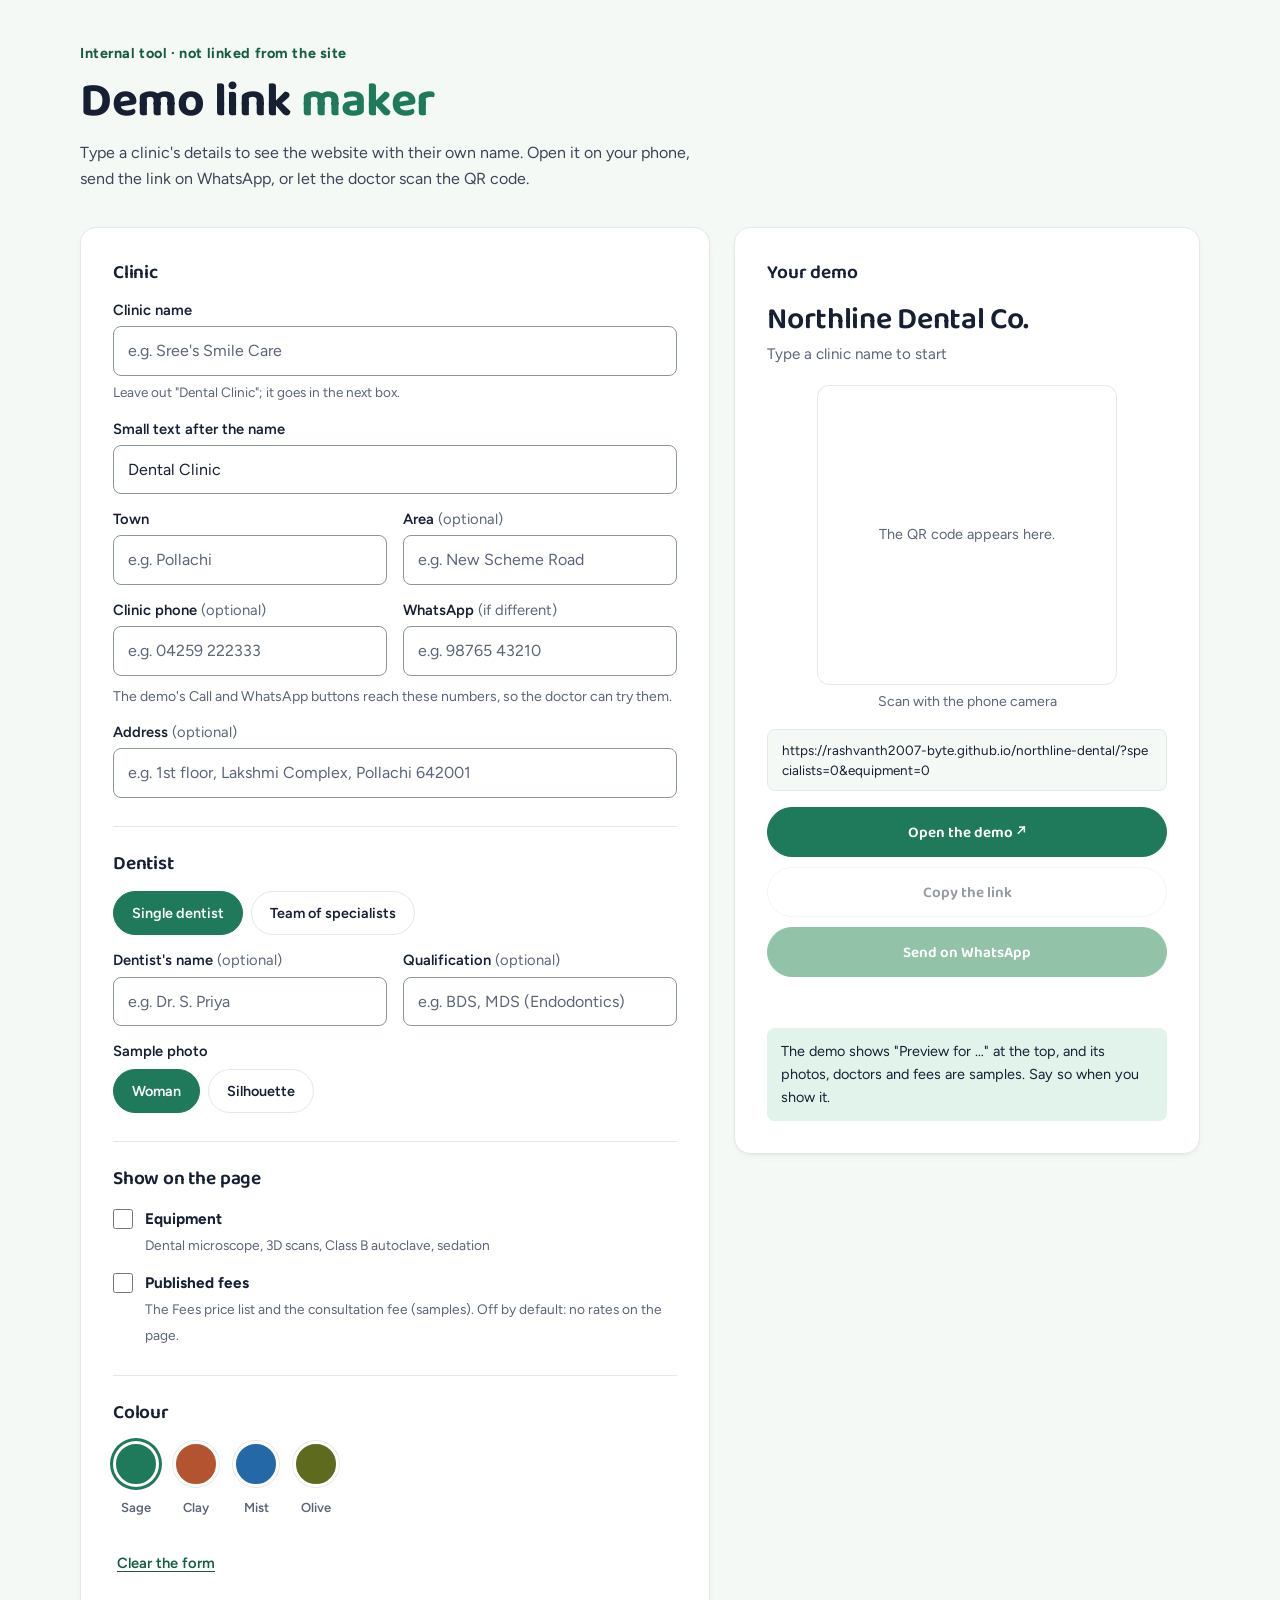
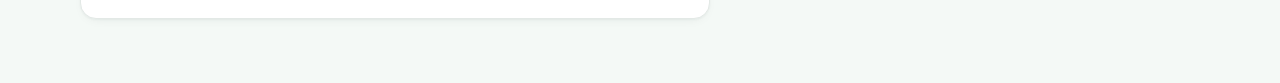
<file: demo.html>
<!DOCTYPE html>
<html lang="en-IN">
<head>
  <meta charset="UTF-8">
  <meta name="viewport" content="width=device-width, initial-scale=1, viewport-fit=cover">
  <link rel="icon" href="data:image/svg+xml,%3Csvg%20xmlns='http://www.w3.org/2000/svg'%20viewBox='0%200%2032%2032'%3E%3Ccircle%20cx='16'%20cy='16'%20r='16'%20fill='%231F7A5C'/%3E%3Cpath%20d='M9%2024V8h3.200l7.600%2010.600V8H23v16h-3.200L12.200%2013.400V24z'%20fill='%23FFFFFF'/%3E%3C/svg%3E">
  <title>Demo Link Maker</title>
  <!-- A tool for you, not for patients: makes links that show the template with a prospective
       client's own clinic name (see js/demo.js). Not linked from the site. -->
  <meta name="robots" content="noindex">
  <link rel="preconnect" href="https://fonts.googleapis.com">
  <link rel="preconnect" href="https://fonts.gstatic.com" crossorigin>
  <link href="https://fonts.googleapis.com/css2?family=Baloo+Thambi+2:wght@500..800&amp;family=Figtree:wght@400..700&amp;display=swap" rel="stylesheet">
  <style>
    :root {
      --bg: #FFFFFF; --bg-soft: #F4F9F6; --ink: #172033; --text: #3D4656; --muted: #5C6577; --line: #E3E9E6; --line-strong: #8A9993;
      --brand: #1F7A5C; --brand-deep: #165C45; --brand-tint: #E2F3EB; --error: #B3261E;
      --wa: #1A9E50; --wa-deep: #0E7A3E;
      --r-sm: 8px; --r-md: 12px; --r-lg: 16px;
      --shadow-1: 0 1px 2px rgba(30,43,39,.04), 0 4px 14px -8px rgba(30,43,39,.14);
      --head: "Baloo Thambi 2", "Figtree", "Segoe UI", system-ui, sans-serif;
      --body: "Figtree", "Segoe UI", system-ui, sans-serif;
    }
    * { box-sizing: border-box; }
    html { -webkit-text-size-adjust: 100%; background: var(--bg-soft); }
    body { margin: 0; background: var(--bg-soft); color: var(--text); font: 400 16px/1.6 var(--body); }
    h1, h2, p { margin: 0; }
    .wrap { max-width: 1200px; margin: 0 auto; padding: 32px clamp(16px, 4vw, 40px) 64px; }
    .top { padding-bottom: 8px; }
    .top__meta { font: 700 .9rem/1.3 var(--body); letter-spacing: .04em; color: var(--brand-deep); margin-bottom: 10px; }
    .top h1 { font: 700 clamp(2rem, 4.6vw, 3rem)/1.15 var(--head); letter-spacing: -.01em; color: var(--ink); }
    .top h1 em { font-style: normal; color: var(--brand); }
    .top p { margin-top: 12px; max-width: 62ch; }
    .grid { display: grid; grid-template-columns: minmax(0, 1.15fr) minmax(0, .85fr); gap: 24px; margin-top: 28px; align-items: start; }
    .card { background: var(--bg); padding: clamp(20px, 3vw, 32px); border-radius: var(--r-lg); box-shadow: var(--shadow-1); border: 1px solid var(--line); }
    .card h2 { font: 600 1.2rem/1.3 var(--head); letter-spacing: -.01em; color: var(--ink); margin: 0 0 16px; }
    .card h2:not(:first-child) { margin-top: 28px; padding-top: 24px; border-top: 1px solid var(--line); }
    .row { display: grid; grid-template-columns: 1fr 1fr; gap: 0 16px; }
    label.f { display: block; margin-bottom: 16px; }
    label.f span { display: block; font: 600 .92rem/1.3 var(--body); color: var(--ink); margin-bottom: 6px; }
    label.f span i { font-style: normal; font-weight: 400; color: var(--muted); }
    label.f small { display: block; font-size: .85rem; color: var(--muted); margin-top: 6px; }
    .note { font: 400 .88rem/1.5 var(--body); color: var(--muted); margin: -6px 0 16px; }
    .note.is-warn { color: var(--error); font-weight: 600; }
    input[type=text], input[type=tel] { width: 100%; min-height: 48px; padding: 11px 14px; border: 1.5px solid var(--line-strong); border-radius: var(--r-sm); font: inherit; color: var(--ink); background: #fff; transition: border-color .2s, box-shadow .2s; }
    input[type=text]::placeholder, input[type=tel]::placeholder { color: var(--muted); }
    input[type=text]:hover, input[type=tel]:hover { border-color: var(--muted); }
    input[type=text]:focus, input[type=tel]:focus { outline: none; border-color: var(--brand); box-shadow: 0 0 0 4px var(--brand-tint); }
    .seg { display: flex; flex-wrap: wrap; gap: 8px; margin-bottom: 16px; }
    .seg label { position: relative; margin: 0; }
    .seg input { position: absolute; opacity: 0; inset: 0; margin: 0; cursor: pointer; }
    .seg span { display: inline-flex; align-items: center; min-height: 44px; padding: 0 18px; border: 1.5px solid var(--line); border-radius: 999px; font: 600 .9rem/1 var(--body); color: var(--ink); background: #fff; transition: background-color .2s, border-color .2s, color .2s; }
    .seg label:hover span { border-color: var(--brand); }
    .seg input:checked + span { background: var(--brand); border-color: var(--brand); color: #fff; }
    .seg input:focus-visible + span { outline: 3px solid var(--brand); outline-offset: 3px; position: relative; z-index: 1; }
    .seg--sw { gap: 14px; }
    .sw span { width: 46px; height: 46px; padding: 0; border-radius: 50%; background: var(--c); border: 3px solid #fff; box-shadow: 0 0 0 1px var(--line); }
    .seg .sw input:checked + span { background: var(--c); border-color: #fff; box-shadow: 0 0 0 3px var(--c); }
    .sw small { display: block; margin-top: 6px; font: 600 .8125rem/1 var(--body); color: var(--muted); text-align: center; }
    .check { display: flex; gap: 12px; align-items: flex-start; margin-bottom: 14px; cursor: pointer; }
    .check input { width: 20px; height: 20px; margin: 2px 0 0; accent-color: var(--brand); flex: none; }
    .check b { display: block; color: var(--ink); font-size: .96rem; font-weight: 700; }
    .check small { color: var(--muted); font-size: .86rem; }
    .label { font: 600 .92rem/1.3 var(--body); color: var(--ink); margin-bottom: 8px; }
    .out { position: sticky; top: 16px; }
    .out__name { font: 600 clamp(1.4rem, 3vw, 1.9rem)/1.2 var(--head); letter-spacing: -.01em; color: var(--ink); overflow-wrap: anywhere; }
    .out__place { font: 400 .95rem/1.4 var(--body); color: var(--muted); margin-top: 6px; }
    .qr { margin: 20px auto 8px; width: min(300px, 100%); aspect-ratio: 1; display: grid; place-items: center; background: #fff; border: 1px solid var(--line); border-radius: var(--r-md); padding: 12px; }
    .qr svg { width: 100%; height: auto; display: block; }
    .qr p { font: 400 .9rem/1.5 var(--body); color: var(--muted); text-align: center; padding: 12px; }
    .hint { text-align: center; font: 400 .88rem/1.3 var(--body); color: var(--muted); }
    .link { margin-top: 18px; padding: 10px 14px; background: var(--bg-soft); border: 1px solid var(--line); border-radius: var(--r-sm); color: var(--ink); font: 400 .84rem/1.5 var(--body); word-break: break-all; max-height: 6em; overflow: auto; }
    .btns { display: grid; gap: 10px; margin-top: 16px; }
    .btn { display: flex; align-items: center; justify-content: center; gap: 8px; min-height: 50px; padding: 0 20px; border: 1.5px solid var(--line); border-radius: 999px; background: #fff; color: var(--ink); font: 600 .95rem/1 var(--head); text-decoration: none; cursor: pointer; transition: background-color .2s, border-color .2s, color .2s; }
    .btn:hover { border-color: var(--brand); color: var(--brand-deep); background: var(--brand-tint); }
    .btn--accent { background: var(--brand); border-color: var(--brand); color: #fff; }
    .btn--accent:hover { background: var(--brand-deep); border-color: var(--brand-deep); color: #fff; }
    .btn--wa { background: var(--wa-deep); border-color: var(--wa-deep); color: #fff; }
    .btn--wa:hover { background: #0A6332; border-color: #0A6332; color: #fff; }
    .btn[aria-disabled=true] { opacity: .45; pointer-events: none; }
    .btn:focus-visible, .clear:focus-visible { outline: 3px solid var(--brand); outline-offset: 3px; }
    .status { min-height: 1.4em; margin-top: 10px; text-align: center; font: 600 .92rem/1.4 var(--body); color: var(--brand-deep); }
    .clear { margin-top: 12px; min-height: 44px; background: none; border: 0; border-radius: 999px; padding: 8px 4px; font: 600 .92rem/1 var(--body); color: var(--brand-deep); text-decoration: underline; text-underline-offset: 3px; cursor: pointer; }
    .tip { margin-top: 20px; padding: 12px 14px; background: var(--brand-tint); border-radius: var(--r-sm); font-size: .9rem; color: var(--ink); }
    @media (max-width: 860px) {
      .grid { grid-template-columns: 1fr; }
      .out { position: static; }
    }
    @media (max-width: 460px) {
      .row { grid-template-columns: 1fr; }
      .card { padding: 20px 16px; border-radius: var(--r-md); }
    }
    @media (prefers-reduced-motion: reduce) { * { transition: none !important; } }
  </style>
</head>
<body>
<div class="wrap">
  <header class="top">
    <p class="top__meta">Internal tool · not linked from the site</p>
    <h1>Demo link <em>maker</em></h1>
    <p>Type a clinic's details to see the website with their own name. Open it on your phone, send the link on WhatsApp, or let the doctor scan the QR code.</p>
  </header>

  <div class="grid">
    <form class="card" id="f" autocomplete="off">
      <h2>Clinic</h2>
      <label class="f"><span>Clinic name</span>
        <input type="text" name="name" placeholder="e.g. Sree's Smile Care" required>
        <small>Leave out "Dental Clinic"; it goes in the next box.</small>
      </label>
      <label class="f"><span>Small text after the name</span>
        <input type="text" name="sub" value="Dental Clinic">
      </label>
      <div class="row">
        <label class="f"><span>Town</span><input type="text" name="town" placeholder="e.g. Pollachi"></label>
        <label class="f"><span>Area <i>(optional)</i></span><input type="text" name="area" placeholder="e.g. New Scheme Road"></label>
      </div>
      <div class="row">
        <label class="f"><span>Clinic phone <i>(optional)</i></span>
          <input type="tel" name="phone" inputmode="tel" placeholder="e.g. 04259 222333">
        </label>
        <label class="f"><span>WhatsApp <i>(if different)</i></span>
          <input type="tel" name="wa" inputmode="tel" placeholder="e.g. 98765 43210">
        </label>
      </div>
      <p class="note" id="phone-note">The demo's Call and WhatsApp buttons reach these numbers, so the doctor can try them.</p>
      <label class="f"><span>Address <i>(optional)</i></span>
        <input type="text" name="address" placeholder="e.g. 1st floor, Lakshmi Complex, Pollachi 642001">
      </label>

      <h2>Dentist</h2>
      <div class="seg" role="radiogroup" aria-label="Clinic type">
        <label><input type="radio" name="team" value="single" checked><span>Single dentist</span></label>
        <label><input type="radio" name="team" value="team"><span>Team of specialists</span></label>
      </div>
      <div class="row">
        <label class="f"><span>Dentist's name <i>(optional)</i></span><input type="text" name="doctor" placeholder="e.g. Dr. S. Priya"></label>
        <label class="f"><span>Qualification <i>(optional)</i></span><input type="text" name="qual" placeholder="e.g. BDS, MDS (Endodontics)"></label>
      </div>
      <div id="photo-row">
        <p class="label">Sample photo</p>
        <div class="seg" role="radiogroup" aria-label="Sample photo">
          <label><input type="radio" name="photo" value="woman" checked><span>Woman</span></label>
          <label><input type="radio" name="photo" value="silhouette"><span>Silhouette</span></label>
        </div>
      </div>

      <h2>Show on the page</h2>
      <label class="check"><input type="checkbox" name="equipment"><span><b>Equipment</b><small>Dental microscope, 3D scans, Class B autoclave, sedation</small></span></label>
      <label class="check"><input type="checkbox" name="prices"><span><b>Published fees</b><small>The Fees price list and the consultation fee (samples). Off by default: no rates on the page.</small></span></label>

      <h2>Colour</h2>
      <div class="seg seg--sw" role="radiogroup" aria-label="Colour">
        <label class="sw"><input type="radio" name="theme" value="sage" checked aria-label="Sage"><span style="--c:#1F7A5C"></span><small>Sage</small></label>
        <label class="sw"><input type="radio" name="theme" value="clay" aria-label="Clay"><span style="--c:#B4532F"></span><small>Clay</small></label>
        <label class="sw"><input type="radio" name="theme" value="mist" aria-label="Mist"><span style="--c:#2468A8"></span><small>Mist</small></label>
        <label class="sw"><input type="radio" name="theme" value="olive" aria-label="Olive"><span style="--c:#5E6B1F"></span><small>Olive</small></label>
      </div>
      <button type="reset" class="clear">Clear the form</button>
    </form>

    <aside class="card out" aria-live="polite">
      <h2>Your demo</h2>
      <p class="out__name" id="o-name">Northline Dental Co.</p>
      <p class="out__place" id="o-place">Type a clinic name to start</p>
      <div class="qr" id="qr"><p>The QR code appears here.</p></div>
      <p class="hint">Scan with the phone camera</p>
      <p class="link" id="o-link"></p>
      <div class="btns">
        <a class="btn btn--accent" id="b-open" target="_blank" rel="noopener">Open the demo &nearr;</a>
        <button type="button" class="btn" id="b-copy">Copy the link</button>
        <a class="btn btn--wa" id="b-wa" target="_blank" rel="noopener">Send on WhatsApp</a>
      </div>
      <p class="status" id="o-status" role="status"></p>
      <p class="tip">The demo shows "Preview for …" at the top, and its photos, doctors and fees are samples. Say so when you show it.</p>
    </aside>
  </div>
</div>

<script src="js/vendor/qrcode-generator.min.js"></script>
<script>
(function () {
  'use strict';
  var form = document.getElementById('f');
  var $ = function (id) { return document.getElementById(id); };
  // The link must open on the doctor's phone, so when this page is opened from your own computer
  // (a file, localhost or a home-network address) it points at the live site instead.
  // EDIT: change LIVE_SITE if the template moves to another address.
  var LIVE_SITE = 'https://rashvanth2007-byte.github.io/northline-dental/';
  var host = window.location.hostname;
  var isLocal = window.location.protocol === 'file:' || !host ||
    /^(localhost|127\.|0\.0\.0\.0|10\.|192\.168\.|172\.(1[6-9]|2\d|3[01])\.|\[::1\]$)/.test(host) || /\.(local|localhost|test)$/.test(host);
  var base = isLocal ? LIVE_SITE : new URL('./', window.location.href).href; // the site's home page, next to this file
  var DEFAULT_THEME = 'sage';

  function val(name) { return (form.elements[name].value || '').replace(/\s+/g, ' ').trim(); }

  function build() {
    var p = new URLSearchParams();
    var name = val('name');
    var single = form.elements.team.value === 'single';
    var sub = val('sub');
    // the demo drops a trailing "Dental Clinic" from the name when it's also the small text (js/demo.js)
    var at = sub ? name.toLowerCase().lastIndexOf(sub.toLowerCase()) : -1;
    var shown = at > 0 && at + sub.length === name.length ? name.slice(0, at).replace(/[\s,–-]+$/, '') : name;
    if (name) p.set('name', name);
    if (sub !== 'Dental Clinic') p.set('sub', sub);
    ['town', 'area', 'phone', 'wa', 'address', 'doctor', 'qual'].forEach(function (k) { if (val(k)) p.set(k, val(k)); });
    if (single) p.set('specialists', '0');
    if (single && form.elements.photo.value === 'silhouette') p.set('photo', 'silhouette');
    if (!form.elements.equipment.checked) p.set('equipment', '0');
    if (form.elements.prices.checked) p.set('prices', '1'); // fees are off unless asked for
    if (form.elements.theme.value !== DEFAULT_THEME) p.set('theme', form.elements.theme.value);
    return { name: name, full: name ? (sub && shown.toLowerCase().indexOf(sub.toLowerCase()) < 0 ? shown + ' ' + sub : shown) : '', url: base + (p.toString() ? '?' + p.toString() : '') };
  }

  // a number's 10 digits ("" if it isn't an Indian number), as js/demo.js reads it
  function tenDigits(value) {
    var d = value.replace(/\D/g, '');
    if (d.length === 12 && d.indexOf('91') === 0) d = d.slice(2);
    else if (d.length === 11 && d.charAt(0) === '0') d = d.slice(1);
    return /^[1-9]\d{9}$/.test(d) ? d : '';
  }
  function isMobile(d) { return /^[6-9]/.test(d); }
  function waNumber() {
    var wa = tenDigits(val('wa'));
    if (!isMobile(wa)) wa = tenDigits(val('phone'));
    return isMobile(wa) ? '91' + wa : '';
  }

  function phoneNote() {
    var note = $('phone-note');
    var bad = ['phone', 'wa'].filter(function (k) { return val(k) && !tenDigits(val(k)); });
    var warning = '';
    if (bad.length) warning = 'Check the ' + (bad[0] === 'wa' ? 'WhatsApp' : 'phone') + ' number: it needs 10 digits, with or without 0 or +91.';
    else if (val('wa') && !isMobile(tenDigits(val('wa')))) warning = 'WhatsApp needs a mobile number (starting 6, 7, 8 or 9).';
    else if (!val('phone') && !val('wa')) warning = !val('name') ? '' : 'Without a number, the demo\'s Call and WhatsApp buttons use the sample number.';
    else if (!waNumber()) warning = 'This looks like a landline. Add a mobile under WhatsApp, or the demo\'s WhatsApp buttons use the sample number.';
    note.textContent = warning || 'The demo\'s Call and WhatsApp buttons reach these numbers, so the doctor can try them.';
    note.classList.toggle('is-warn', !!warning);
  }

  function drawQR(text) {
    var box = $('qr');
    if (!window.qrcode) { box.innerHTML = '<p>The QR code could not load. Copy the link instead.</p>'; return; }
    try {
      var qr = window.qrcode(0, 'M');
      qr.addData(text);
      qr.make();
      box.innerHTML = qr.createSvgTag(4, 8); // 2-module margin + the box padding = a clear quiet zone
      var svg = box.querySelector('svg');
      if (svg) { svg.setAttribute('role', 'img'); svg.setAttribute('aria-label', 'QR code for the demo link'); }
    } catch (e) {
      box.innerHTML = '<p>This link is too long for a QR code. Shorten the address.</p>';
    }
  }

  function update() {
    var d = build();
    var ready = !!d.name;
    $('photo-row').hidden = form.elements.team.value !== 'single';
    phoneNote();
    $('o-name').textContent = d.full || 'Northline Dental Co.';
    $('o-place').textContent = ready ? ([val('area'), val('town')].filter(Boolean).join(', ') || 'Add the town') : 'Type a clinic name to start';
    $('o-link').textContent = d.url;
    $('b-open').href = d.url;
    var message = 'Hello Doctor, I have made a free sample website for ' + (d.full || 'your clinic') + '. Please have a look on your phone:\n' + d.url;
    $('b-wa').href = 'https://wa.me/' + waNumber() + '?text=' + encodeURIComponent(message);
    ['b-wa', 'b-copy'].forEach(function (id) { $(id).setAttribute('aria-disabled', String(!ready)); });
    if (ready) drawQR(d.url);
    else $('qr').innerHTML = '<p>The QR code appears here.</p>';
    $('o-status').textContent = '';
  }

  $('b-copy').addEventListener('click', function () {
    var url = build().url;
    var done = function () { $('o-status').textContent = 'Link copied.'; };
    if (navigator.clipboard && window.isSecureContext) navigator.clipboard.writeText(url).then(done, fallback);
    else fallback();
    function fallback() {
      var t = document.createElement('textarea');
      t.value = url; document.body.appendChild(t); t.select();
      try { document.execCommand('copy'); done(); } catch (e) { $('o-status').textContent = 'Press and hold the link above to copy it.'; }
      t.remove();
    }
  });

  form.addEventListener('input', update);
  form.addEventListener('change', update);
  form.addEventListener('reset', function () { setTimeout(update, 0); });
  form.addEventListener('submit', function (e) { e.preventDefault(); });
  update();
})();
</script>
</body>
</html>
</file>
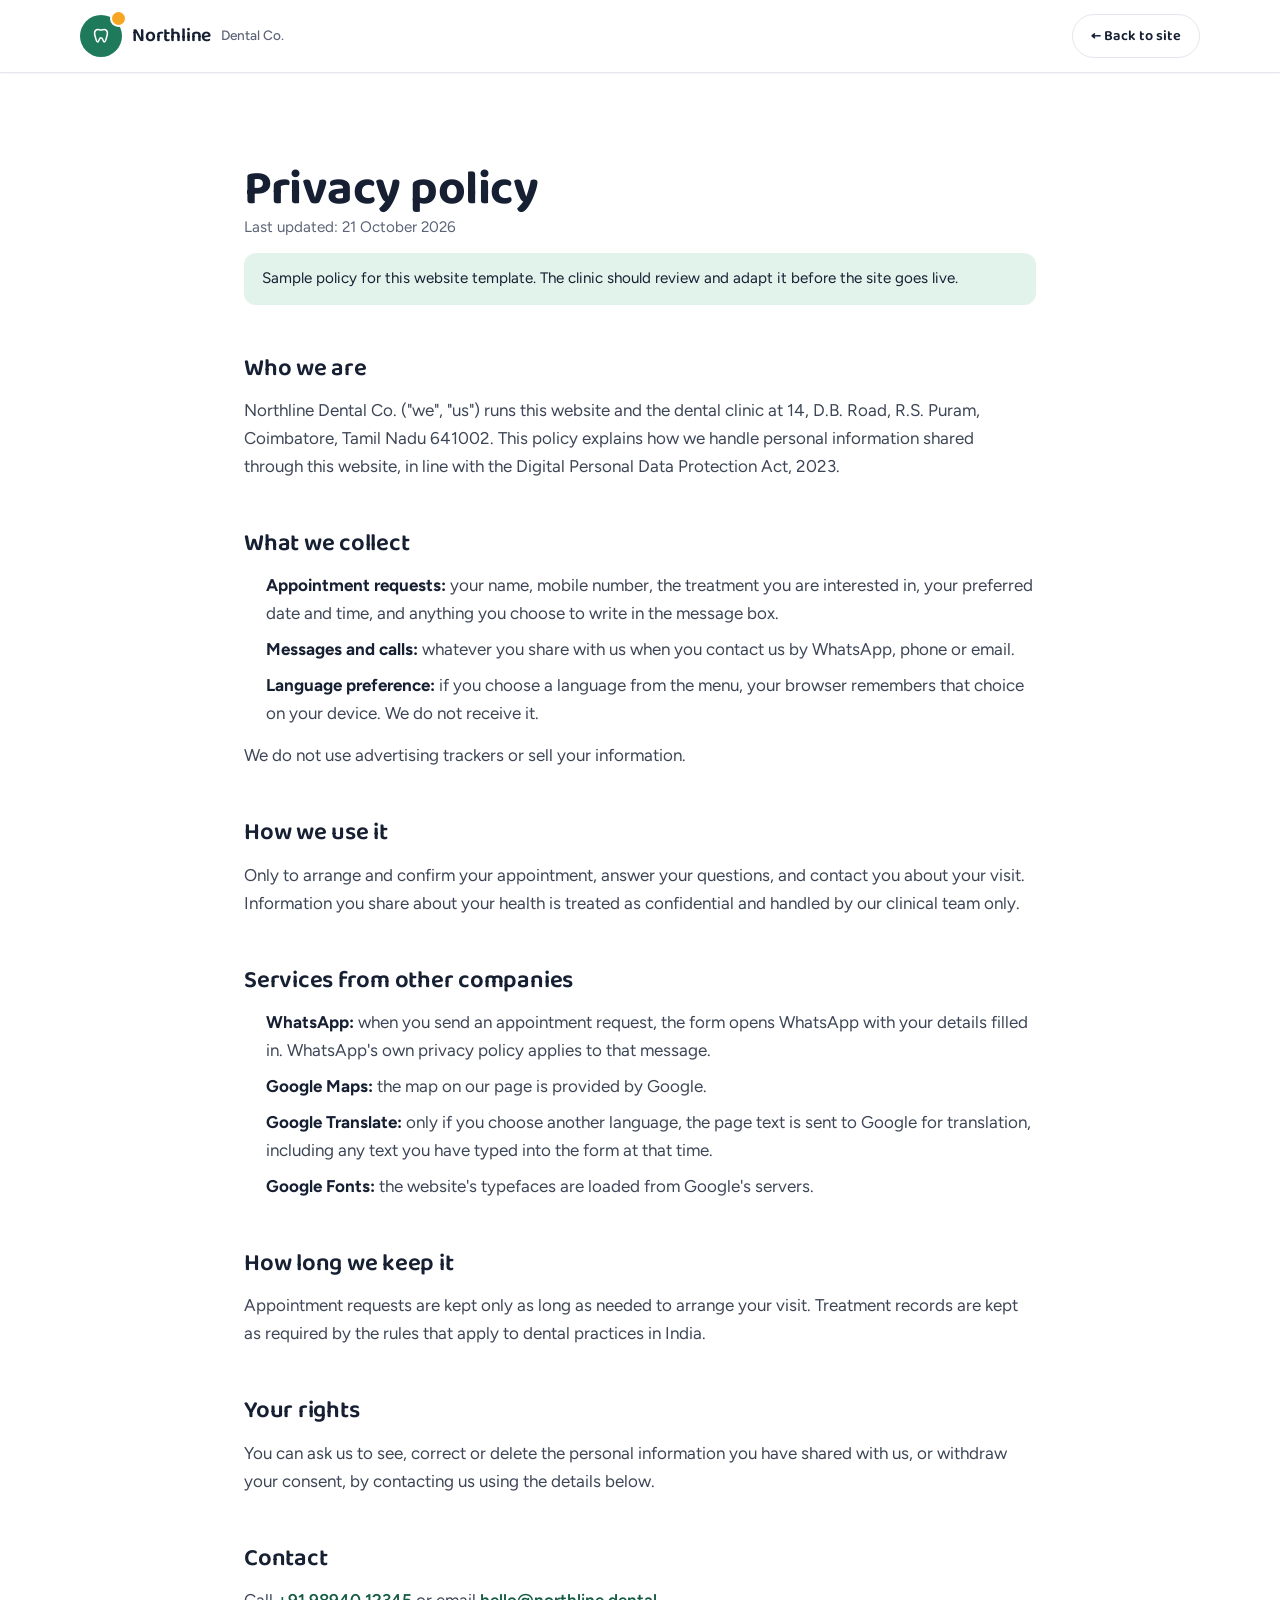
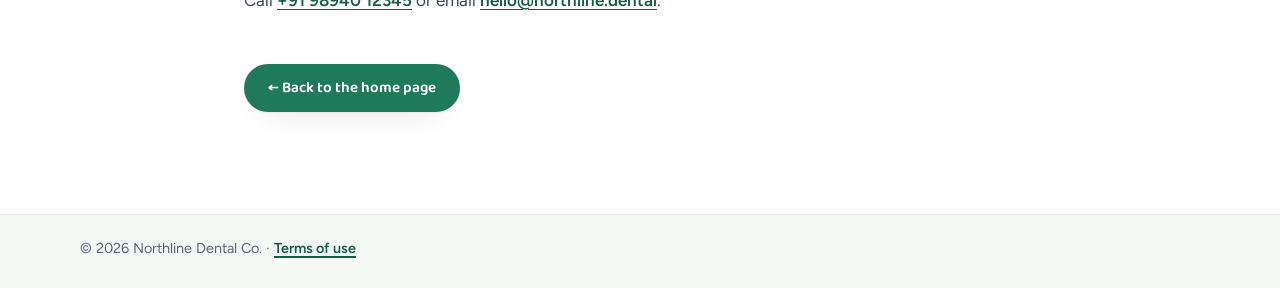
<file: privacy.html>
<!DOCTYPE html>
<html lang="en-IN" data-theme="sage">
<head>
  <meta charset="UTF-8">
  <meta name="viewport" content="width=device-width, initial-scale=1, viewport-fit=cover">
  <link rel="icon" href="data:image/svg+xml,%3Csvg%20xmlns='http://www.w3.org/2000/svg'%20viewBox='0%200%2032%2032'%3E%3Ccircle%20cx='16'%20cy='16'%20r='16'%20fill='%233E7C6B'/%3E%3Cpath%20d='M9%2024V8h3.200l7.600%2010.600V8H23v16h-3.200L12.200%2013.400V24z'%20fill='%23FFFFFF'/%3E%3C/svg%3E">
  <title>Privacy Policy | Northline Dental Co.</title>
  <meta name="description" content="How Northline Dental Co. collects, uses and protects the personal information you share with us.">
  <meta name="robots" content="noindex">
  <link rel="preconnect" href="https://fonts.googleapis.com">
  <link rel="preconnect" href="https://fonts.gstatic.com" crossorigin>
  <link href="https://fonts.googleapis.com/css2?family=Baloo+Thambi+2:wght@500..800&amp;family=Figtree:wght@400..700&amp;display=swap" rel="stylesheet">
  <link rel="stylesheet" href="css/styles.css">
  <!-- Legal page layout (kept here so these pages read well on their own). Colours follow the
       theme tokens in css/styles.css (--brand etc.) when present, with the sage defaults as fallback. -->
  <style>
    .lp { --lp-bg: #FFFFFF; --lp-soft: var(--soft, #F4F9F6); --lp-ink: var(--ink, #172033); --lp-text: var(--text, #3D4656);
          --lp-muted: var(--muted, #5C6577); --lp-line: var(--line, #E4E7EE);
          --lp-brand: var(--brand, #1F7A5C); --lp-brand-deep: var(--brand-deep, #165C45); --lp-tint: var(--brand-tint, #E2F3EB);
          --lp-head: "Baloo Thambi 2", "Figtree", "Segoe UI", system-ui, sans-serif;
          --lp-body: "Figtree", "Segoe UI", system-ui, sans-serif; }
    html, body.lp { background: #FFFFFF; }
    body.lp { margin: 0; color: var(--lp-text); font: 400 1.0625rem/1.65 var(--lp-body); -webkit-text-size-adjust: 100%; }
    .lp *, .lp *::before, .lp *::after { box-sizing: border-box; }
    .lp a:focus-visible { outline: 3px solid var(--lp-brand); outline-offset: 3px; border-radius: 6px; }
    .lp__wrap { width: 100%; max-width: 1200px; margin: 0 auto; padding: 0 clamp(16px, 4vw, 40px); }
    .lp__head { background: #FFFFFF; border-bottom: 1px solid var(--lp-line); box-shadow: 0 1px 2px rgba(23,32,51,.04); }
    .lp__head .lp__wrap { display: flex; align-items: center; justify-content: space-between; gap: 12px 16px; min-height: 72px; flex-wrap: wrap; padding-block: 10px; }
    .lp__logo { display: inline-flex; align-items: center; gap: 10px; color: var(--lp-ink); text-decoration: none; min-height: 44px; }
    .lp__mark { position: relative; display: grid; place-items: center; flex: none; width: 42px; height: 42px; border-radius: 50%; background: var(--lp-brand); color: #fff; }
    .lp__mark::after { content: ""; position: absolute; right: -3px; top: -3px; width: 13px; height: 13px; border-radius: 50%; background: var(--s1, #F6A623); box-shadow: 0 0 0 2px #fff; }
    .lp__mark svg { width: 22px; height: 22px; display: block; }
    .lp__name { font: 600 1.2rem/1 var(--lp-head); letter-spacing: -.01em; }
    .lp__suffix { font: 500 .85rem/1 var(--lp-body); color: var(--lp-muted); }
    .lp__back { display: inline-flex; align-items: center; gap: 6px; min-height: 44px; padding: 0 18px; border: 1px solid var(--lp-line);
                border-radius: 999px; background: #fff; font: 600 .9rem/1 var(--lp-head); color: var(--lp-ink); text-decoration: none;
                transition: border-color .2s, color .2s, background-color .2s; }
    .lp__back:hover { border-color: var(--lp-brand); color: var(--lp-brand-deep); background: var(--lp-tint); }
    .lp__main { padding: clamp(40px, 7vw, 88px) 0 clamp(56px, 8vw, 104px); }
    .lp__doc { max-width: 72ch; margin: 0 auto; }
    .lp h1 { margin: 0; color: var(--lp-ink); font: 700 clamp(2.1rem, 4.6vw, 3rem)/1.15 var(--lp-head); letter-spacing: -.01em; overflow-wrap: anywhere; }
    .lp__updated { margin: 12px 0 0; font: 400 .95rem/1.5 var(--lp-body); color: var(--lp-muted); }
    .lp__note { margin: 24px 0 0; padding: 14px 18px; background: var(--lp-tint); border-radius: var(--r-md, 12px);
                font: 400 .95rem/1.55 var(--lp-body); color: var(--lp-ink); }
    .lp h2 { margin: 48px 0 12px; color: var(--lp-ink);
             font: 600 clamp(1.25rem, 2.6vw, 1.5rem)/1.3 var(--lp-head); letter-spacing: -.01em; }
    .lp p, .lp ul { margin: 0 0 14px; }
    .lp ul { padding-left: 1.3em; }
    .lp li { margin-bottom: 8px; }
    .lp li::marker { color: var(--lp-brand); }
    .lp strong { color: var(--lp-ink); font-weight: 700; }
    .lp__doc a:not(.lp__btn) { color: var(--lp-brand-deep); font-weight: 600; text-decoration: underline; text-decoration-thickness: 1px; text-underline-offset: 3px; }
    .lp__doc a:not(.lp__btn):hover { color: var(--lp-ink); }
    .lp__btn { display: inline-flex; align-items: center; gap: 8px; min-height: 48px; margin-top: 36px; padding: 0 24px;
               background: var(--lp-brand); color: #fff; border: 0; border-radius: 999px; text-decoration: none;
               font: 600 .95rem/1 var(--lp-head); box-shadow: var(--shadow-1, 0 1px 2px rgba(23,32,51,.04), 0 4px 14px -8px rgba(23,32,51,.14));
               transition: background-color .2s; }
    .lp__btn:hover { background: var(--lp-brand-deep); }
    .lp__foot { background: var(--lp-soft); border-top: 1px solid var(--lp-line); padding: 22px 0 28px; font: 400 .9rem/1.6 var(--lp-body); color: var(--lp-muted); }
    .lp__foot a { color: var(--lp-brand-deep); font-weight: 600; }
    @media (prefers-reduced-motion: reduce) { .lp * { transition: none !important; animation: none !important; } }
    @media print { .lp__head, .lp__btn { display: none; } .lp__doc { max-width: none; } }
  </style>
</head>
<body class="lp">

<header class="lp__head">
  <div class="lp__wrap">
    <a href="index.html" class="lp__logo notranslate" translate="no" aria-label="Home page">
      <span class="lp__mark" aria-hidden="true"><svg viewBox="0 0 24 24" focusable="false"><path d="M7.2 3.6c1.8-.8 3.1.4 4.8.4s3-1.2 4.8-.4c2.3 1 2.5 4.2 1.6 7.1-.7 2.4-1.3 6.3-2.8 6.3s-1.2-4.5-3.6-4.5-2.1 4.5-3.6 4.5-2.1-3.9-2.8-6.3c-.9-2.9-.7-6.1 1.6-7.1z" fill="none" stroke="currentColor" stroke-width="1.7" stroke-linejoin="round" transform="translate(0 1.5)"/></svg></span>
      <span class="lp__name" data-site="name">Northline</span>
      <span class="lp__suffix" data-site="suffix">Dental Co.</span>
    </a>
    <a href="index.html" class="lp__back">&larr; Back to site</a>
  </div>
</header>

<main id="main" class="lp__main">
  <div class="lp__wrap">
    <article class="lp__doc">
      <h1>Privacy policy</h1>
      <p class="lp__updated">Last updated: <!-- EDIT: date -->21 October 2026</p>
      <!-- EDIT: this is a sample policy. Have the clinic review it (ideally with a lawyer) and remove this note. -->
      <p class="lp__note">Sample policy for this website template. The clinic should review and adapt it before the site goes live.</p>

      <h2>Who we are</h2>
      <p><span data-site="legalName" translate="no">Northline Dental Co.</span> ("we", "us") runs this website and the dental clinic at <span data-site="addressLine1">14, D.B. Road, R.S. Puram</span><span data-site-row>, <span data-site="addressLine2">Coimbatore, Tamil Nadu 641002</span></span>. This policy explains how we handle personal information shared through this website, in line with the Digital Personal Data Protection Act, 2023.</p>

      <h2>What we collect</h2>
      <ul>
        <li><strong>Appointment requests:</strong> your name, mobile number, the treatment you are interested in, your preferred date and time, and anything you choose to write in the message box.</li>
        <li><strong>Messages and calls:</strong> whatever you share with us when you contact us by WhatsApp, phone or email.</li>
        <li><strong>Language preference:</strong> if you choose a language from the menu, your browser remembers that choice on your device. We do not receive it.</li>
      </ul>
      <p>We do not use advertising trackers or sell your information.</p>

      <h2>How we use it</h2>
      <p>Only to arrange and confirm your appointment, answer your questions, and contact you about your visit. Information you share about your health is treated as confidential and handled by our clinical team only.</p>

      <h2>Services from other companies</h2>
      <ul>
        <li><strong>WhatsApp:</strong> when you send an appointment request, the form opens WhatsApp with your details filled in. WhatsApp's own privacy policy applies to that message.</li>
        <li><strong>Google Maps:</strong> the map on our page is provided by Google.</li>
        <li><strong>Google Translate:</strong> only if you choose another language, the page text is sent to Google for translation, including any text you have typed into the form at that time.</li>
        <li><strong>Google Fonts:</strong> the website's typefaces are loaded from Google's servers.</li>
      </ul>

      <h2>How long we keep it</h2>
      <p>Appointment requests are kept only as long as needed to arrange your visit. Treatment records are kept as required by the rules that apply to dental practices in India.</p>

      <h2>Your rights</h2>
      <p>You can ask us to see, correct or delete the personal information you have shared with us, or withdraw your consent, by contacting us using the details below.</p>

      <h2>Contact</h2>
      <p>Call <a data-site-href="phone" href="tel:+919894012345" data-site="phone">+91 98940 12345</a><span data-site-row> or email <a data-site-href="email" href="mailto:hello@northline.dental" data-site="email" translate="no">hello@northline.dental</a></span>.</p>

      <a href="index.html" class="lp__btn">&larr; Back to the home page</a>
    </article>
  </div>
</main>

<footer class="lp__foot">
  <div class="lp__wrap">© <span data-year>2026</span> <span data-site="legalName" translate="no">Northline Dental Co.</span> · <a href="terms.html">Terms of use</a></div>
</footer>

<script src="js/config.js"></script>
<script src="js/demo.js"></script>
<script src="js/legal.js"></script>
</body>
</html>
</file>
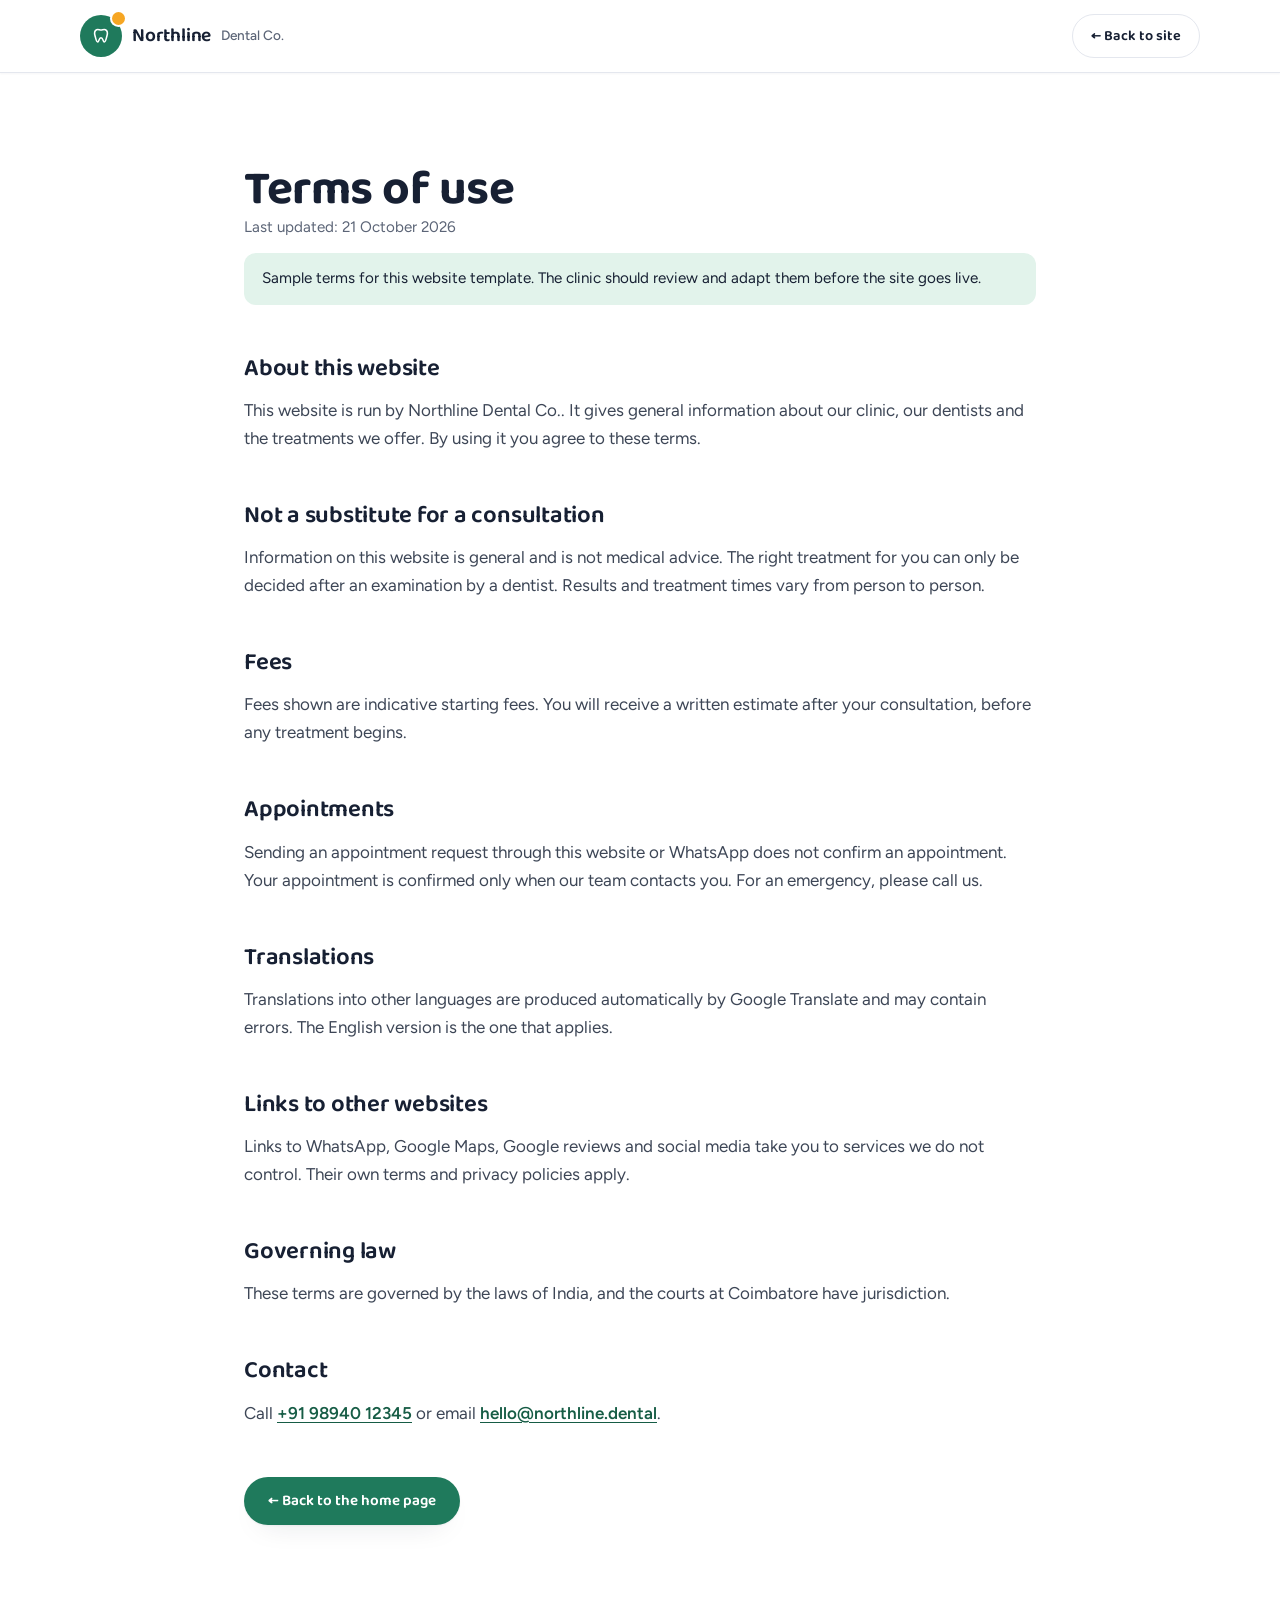
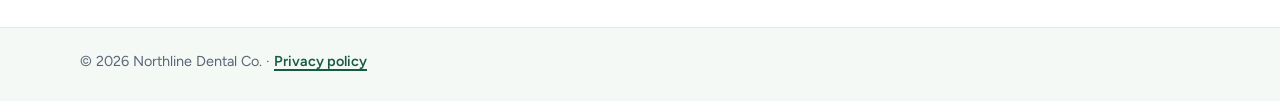
<file: terms.html>
<!DOCTYPE html>
<html lang="en-IN" data-theme="sage">
<head>
  <meta charset="UTF-8">
  <meta name="viewport" content="width=device-width, initial-scale=1, viewport-fit=cover">
  <link rel="icon" href="data:image/svg+xml,%3Csvg%20xmlns='http://www.w3.org/2000/svg'%20viewBox='0%200%2032%2032'%3E%3Ccircle%20cx='16'%20cy='16'%20r='16'%20fill='%233E7C6B'/%3E%3Cpath%20d='M9%2024V8h3.200l7.600%2010.600V8H23v16h-3.200L12.200%2013.400V24z'%20fill='%23FFFFFF'/%3E%3C/svg%3E">
  <title>Terms of Use | Northline Dental Co.</title>
  <meta name="description" content="Terms of use for the Northline Dental Co. website.">
  <meta name="robots" content="noindex">
  <link rel="preconnect" href="https://fonts.googleapis.com">
  <link rel="preconnect" href="https://fonts.gstatic.com" crossorigin>
  <link href="https://fonts.googleapis.com/css2?family=Baloo+Thambi+2:wght@500..800&amp;family=Figtree:wght@400..700&amp;display=swap" rel="stylesheet">
  <link rel="stylesheet" href="css/styles.css">
  <!-- Legal page layout (kept here so these pages read well on their own). Colours follow the
       theme tokens in css/styles.css (--brand etc.) when present, with the sage defaults as fallback. -->
  <style>
    .lp { --lp-bg: #FFFFFF; --lp-soft: var(--soft, #F4F9F6); --lp-ink: var(--ink, #172033); --lp-text: var(--text, #3D4656);
          --lp-muted: var(--muted, #5C6577); --lp-line: var(--line, #E4E7EE);
          --lp-brand: var(--brand, #1F7A5C); --lp-brand-deep: var(--brand-deep, #165C45); --lp-tint: var(--brand-tint, #E2F3EB);
          --lp-head: "Baloo Thambi 2", "Figtree", "Segoe UI", system-ui, sans-serif;
          --lp-body: "Figtree", "Segoe UI", system-ui, sans-serif; }
    html, body.lp { background: #FFFFFF; }
    body.lp { margin: 0; color: var(--lp-text); font: 400 1.0625rem/1.65 var(--lp-body); -webkit-text-size-adjust: 100%; }
    .lp *, .lp *::before, .lp *::after { box-sizing: border-box; }
    .lp a:focus-visible { outline: 3px solid var(--lp-brand); outline-offset: 3px; border-radius: 6px; }
    .lp__wrap { width: 100%; max-width: 1200px; margin: 0 auto; padding: 0 clamp(16px, 4vw, 40px); }
    .lp__head { background: #FFFFFF; border-bottom: 1px solid var(--lp-line); box-shadow: 0 1px 2px rgba(23,32,51,.04); }
    .lp__head .lp__wrap { display: flex; align-items: center; justify-content: space-between; gap: 12px 16px; min-height: 72px; flex-wrap: wrap; padding-block: 10px; }
    .lp__logo { display: inline-flex; align-items: center; gap: 10px; color: var(--lp-ink); text-decoration: none; min-height: 44px; }
    .lp__mark { position: relative; display: grid; place-items: center; flex: none; width: 42px; height: 42px; border-radius: 50%; background: var(--lp-brand); color: #fff; }
    .lp__mark::after { content: ""; position: absolute; right: -3px; top: -3px; width: 13px; height: 13px; border-radius: 50%; background: var(--s1, #F6A623); box-shadow: 0 0 0 2px #fff; }
    .lp__mark svg { width: 22px; height: 22px; display: block; }
    .lp__name { font: 600 1.2rem/1 var(--lp-head); letter-spacing: -.01em; }
    .lp__suffix { font: 500 .85rem/1 var(--lp-body); color: var(--lp-muted); }
    .lp__back { display: inline-flex; align-items: center; gap: 6px; min-height: 44px; padding: 0 18px; border: 1px solid var(--lp-line);
                border-radius: 999px; background: #fff; font: 600 .9rem/1 var(--lp-head); color: var(--lp-ink); text-decoration: none;
                transition: border-color .2s, color .2s, background-color .2s; }
    .lp__back:hover { border-color: var(--lp-brand); color: var(--lp-brand-deep); background: var(--lp-tint); }
    .lp__main { padding: clamp(40px, 7vw, 88px) 0 clamp(56px, 8vw, 104px); }
    .lp__doc { max-width: 72ch; margin: 0 auto; }
    .lp h1 { margin: 0; color: var(--lp-ink); font: 700 clamp(2.1rem, 4.6vw, 3rem)/1.15 var(--lp-head); letter-spacing: -.01em; overflow-wrap: anywhere; }
    .lp__updated { margin: 12px 0 0; font: 400 .95rem/1.5 var(--lp-body); color: var(--lp-muted); }
    .lp__note { margin: 24px 0 0; padding: 14px 18px; background: var(--lp-tint); border-radius: var(--r-md, 12px);
                font: 400 .95rem/1.55 var(--lp-body); color: var(--lp-ink); }
    .lp h2 { margin: 48px 0 12px; color: var(--lp-ink);
             font: 600 clamp(1.25rem, 2.6vw, 1.5rem)/1.3 var(--lp-head); letter-spacing: -.01em; }
    .lp p, .lp ul { margin: 0 0 14px; }
    .lp ul { padding-left: 1.3em; }
    .lp li { margin-bottom: 8px; }
    .lp li::marker { color: var(--lp-brand); }
    .lp strong { color: var(--lp-ink); font-weight: 700; }
    .lp__doc a:not(.lp__btn) { color: var(--lp-brand-deep); font-weight: 600; text-decoration: underline; text-decoration-thickness: 1px; text-underline-offset: 3px; }
    .lp__doc a:not(.lp__btn):hover { color: var(--lp-ink); }
    .lp__btn { display: inline-flex; align-items: center; gap: 8px; min-height: 48px; margin-top: 36px; padding: 0 24px;
               background: var(--lp-brand); color: #fff; border: 0; border-radius: 999px; text-decoration: none;
               font: 600 .95rem/1 var(--lp-head); box-shadow: var(--shadow-1, 0 1px 2px rgba(23,32,51,.04), 0 4px 14px -8px rgba(23,32,51,.14));
               transition: background-color .2s; }
    .lp__btn:hover { background: var(--lp-brand-deep); }
    .lp__foot { background: var(--lp-soft); border-top: 1px solid var(--lp-line); padding: 22px 0 28px; font: 400 .9rem/1.6 var(--lp-body); color: var(--lp-muted); }
    .lp__foot a { color: var(--lp-brand-deep); font-weight: 600; }
    @media (prefers-reduced-motion: reduce) { .lp * { transition: none !important; animation: none !important; } }
    @media print { .lp__head, .lp__btn { display: none; } .lp__doc { max-width: none; } }
  </style>
</head>
<body class="lp">

<header class="lp__head">
  <div class="lp__wrap">
    <a href="index.html" class="lp__logo notranslate" translate="no" aria-label="Home page">
      <span class="lp__mark" aria-hidden="true"><svg viewBox="0 0 24 24" focusable="false"><path d="M7.2 3.6c1.8-.8 3.1.4 4.8.4s3-1.2 4.8-.4c2.3 1 2.5 4.2 1.6 7.1-.7 2.4-1.3 6.3-2.8 6.3s-1.2-4.5-3.6-4.5-2.1 4.5-3.6 4.5-2.1-3.9-2.8-6.3c-.9-2.9-.7-6.1 1.6-7.1z" fill="none" stroke="currentColor" stroke-width="1.7" stroke-linejoin="round" transform="translate(0 1.5)"/></svg></span>
      <span class="lp__name" data-site="name">Northline</span>
      <span class="lp__suffix" data-site="suffix">Dental Co.</span>
    </a>
    <a href="index.html" class="lp__back">&larr; Back to site</a>
  </div>
</header>

<main id="main" class="lp__main">
  <div class="lp__wrap">
    <article class="lp__doc">
      <h1>Terms of use</h1>
      <p class="lp__updated">Last updated: <!-- EDIT: date -->21 October 2026</p>
      <!-- EDIT: these are sample terms. Have the clinic review them (ideally with a lawyer) and remove this note. -->
      <p class="lp__note">Sample terms for this website template. The clinic should review and adapt them before the site goes live.</p>

      <h2>About this website</h2>
      <p>This website is run by <span data-site="legalName" translate="no">Northline Dental Co.</span>. It gives general information about our clinic, our dentists and the treatments we offer. By using it you agree to these terms.</p>

      <h2>Not a substitute for a consultation</h2>
      <p>Information on this website is general and is not medical advice. The right treatment for you can only be decided after an examination by a dentist. Results and treatment times vary from person to person.</p>

      <h2>Fees</h2>
      <p>Fees shown are indicative starting fees. You will receive a written estimate after your consultation, before any treatment begins.</p>

      <h2>Appointments</h2>
      <p>Sending an appointment request through this website or WhatsApp does not confirm an appointment. Your appointment is confirmed only when our team contacts you. For an emergency, please call us.</p>

      <h2>Translations</h2>
      <p>Translations into other languages are produced automatically by Google Translate and may contain errors. The English version is the one that applies.</p>

      <h2>Links to other websites</h2>
      <p>Links to WhatsApp, Google Maps, Google reviews and social media take you to services we do not control. Their own terms and privacy policies apply.</p>

      <h2>Governing law</h2>
      <p>These terms are governed by the laws of India, and the courts at <span data-site="city">Coimbatore</span> have jurisdiction.</p>

      <h2>Contact</h2>
      <p>Call <a data-site-href="phone" href="tel:+919894012345" data-site="phone">+91 98940 12345</a><span data-site-row> or email <a data-site-href="email" href="mailto:hello@northline.dental" data-site="email" translate="no">hello@northline.dental</a></span>.</p>

      <a href="index.html" class="lp__btn">&larr; Back to the home page</a>
    </article>
  </div>
</main>

<footer class="lp__foot">
  <div class="lp__wrap">© <span data-year>2026</span> <span data-site="legalName" translate="no">Northline Dental Co.</span> · <a href="privacy.html">Privacy policy</a></div>
</footer>

<script src="js/config.js"></script>
<script src="js/demo.js"></script>
<script src="js/legal.js"></script>
</body>
</html>
</file>
<file: css/styles.css>
/* ════════════════════════════════════════════════════════════════════════
   Northline — a hand-designed family clinic
   White canvas, deep navy ink, one action colour per theme and three
   friendly shape colours (marigold, coral, sky by default). Simple shapes —
   circles, half-circles, arches, rings, dots, squiggles — placed by hand.
   Headings in Baloo Thambi 2 (rounded, English + Tamil), text in Figtree,
   handwritten notes in Kalam, Tamil labels in bold Baloo Thambi 2.

   To change colours for a client, edit the theme blocks below. Keep white text
   on --brand at 4.5:1 or more; the shape colours are for decoration only.
   ════════════════════════════════════════════════════════════════════════ */

/* ── 1. Tokens ─────────────────────────────────────────────────────────── */
:root {
  --bg: #FFFFFF;
  --ink: #172033;            /* headings */
  --text: #3D4656;           /* body text */
  --muted: #5C6577;          /* small print (4.5:1 on white and on the soft panels) */
  --line: #E4E7EE;
  --line-strong: #CBD0DA;
  --footer: #172033;

  --live: #1A9E50;
  --closed: #C8412F;
  --error: #B3261E;
  --wa: #1A9E50;
  --wa-deep: #0E7A3E;

  /* theme: action colour (sage = leaf green) */
  --brand: #1F7A5C;
  --brand-deep: #165C45;
  --brand-tint: #E2F3EB;
  --soft: #F4F9F6;           /* section wash */
  /* shape colours: fill / soft panel / icon ink on the soft panel */
  --s1: #F6A623; --s1-soft: #FFF2D9; --s1-ink: #8A5300;   /* marigold */
  --s2: #F26B5B; --s2-soft: #FFE8E4; --s2-ink: #A3382A;   /* coral */
  --s3: #2D9CDB; --s3-soft: #E2F2FB; --s3-ink: #1B6693;   /* sky */

  --font: "Figtree", "Segoe UI", system-ui, -apple-system, sans-serif;
  --font-head: "Baloo Thambi 2", "Figtree", system-ui, sans-serif;
  --font-hand: "Kalam", "Segoe Print", cursive;
  --font-ta: "Baloo Thambi 2", "Noto Sans Tamil", "Nirmala UI", sans-serif;

  --r-sm: 12px;
  --r: 22px;
  --r-lg: 30px;
  --tap: 48px;
  --container: 1200px;
  --gutter: clamp(16px, 4vw, 40px);
  --section: clamp(64px, 8vw, 112px);
  --header-h: 76px;
  --shadow-1: 0 1px 2px rgba(23, 32, 51, .05), 0 12px 30px -18px rgba(23, 32, 51, .22);
  --shadow-2: 0 2px 6px rgba(23, 32, 51, .06), 0 30px 60px -30px rgba(23, 32, 51, .34);

  --ease-out: cubic-bezier(.16, 1, .3, 1);
  --fast: .2s;

  /* a hand-drawn squiggle, used under section headings (as a mask, so it takes any colour) */
  --m-squiggle: url("data:image/svg+xml,%3Csvg xmlns='http://www.w3.org/2000/svg' viewBox='0 0 120 14'%3E%3Cpath d='M3 9c12-6 22-6 32-1s20 6 30 0 21-6 32-1 14 4 20 2' fill='none' stroke='black' stroke-width='5' stroke-linecap='round'/%3E%3C/svg%3E");
  --m-plus: url("data:image/svg+xml,%3Csvg xmlns='http://www.w3.org/2000/svg' viewBox='0 0 24 24'%3E%3Cpath d='M12 3v18M3 12h18' stroke='black' stroke-width='5' stroke-linecap='round'/%3E%3C/svg%3E");
}

/* Themes: the action colour and its shades, plus the three shape colours */
[data-theme="sage"]  { --brand: #1F7A5C; --brand-deep: #165C45; --brand-tint: #E2F3EB; --soft: #F4F9F6; }
[data-theme="clay"]  { --brand: #B4532F; --brand-deep: #8E3F22; --brand-tint: #FAE9E1; --soft: #FCF7F3;
                       --s2: #2A9D8F; --s2-soft: #DFF3F0; --s2-ink: #1D6E64; --s3: #E9688F; --s3-soft: #FCE6EE; --s3-ink: #A3375A; }
[data-theme="mist"]  { --brand: #2468A8; --brand-deep: #1A4F82; --brand-tint: #E3EEF9; --soft: #F4F8FC;
                       --s3: #3AAA6B; --s3-soft: #E1F4E9; --s3-ink: #1F7343; }
[data-theme="olive"] { --brand: #5E6B1F; --brand-deep: #475117; --brand-tint: #EEF1DC; --soft: #F8F9F1; }

@media (max-width: 899px) { :root { --header-h: 64px; } }

/* ── 2. Base ───────────────────────────────────────────────────────────── */
*, *::before, *::after { box-sizing: border-box; }
html {
  -webkit-text-size-adjust: 100%;
  text-size-adjust: 100%;
  scroll-padding-top: calc(var(--header-h) + 16px);
  scrollbar-color: var(--brand) var(--soft);
  background: var(--bg);
}
@media (prefers-reduced-motion: no-preference) { html:not(.lenis) { scroll-behavior: smooth; } }
body {
  margin: 0;
  padding-top: var(--header-h);
  background: var(--bg);
  color: var(--text);
  font: 400 1.0625rem/1.65 var(--font);
  -webkit-font-smoothing: antialiased;
  text-rendering: optimizeLegibility;
  overflow-x: clip;
}
body.lp { padding: 0; } /* privacy and terms pages have their own header */
h1, h2, h3, h4, p, ul, ol, dl, dd, figure { margin: 0; }
ul, ol { padding: 0; list-style: none; }
h1, h2, h3, h4 { color: var(--ink); font-family: var(--font-head); font-weight: 700; line-height: 1.12; letter-spacing: -.01em; text-wrap: balance; }
h3, h4 { letter-spacing: 0; }
p { text-wrap: pretty; }
img, svg { display: block; max-width: 100%; }
img { height: auto; }
svg { width: 1.25em; height: 1.25em; flex: none; }
a { color: inherit; text-decoration-thickness: 1.5px; text-underline-offset: .2em; }
button, input, select, textarea { font: inherit; color: inherit; }
button { cursor: pointer; background: none; border: 0; padding: 0; }
address { font-style: normal; }
table { border-collapse: collapse; }
::selection { background: var(--s1-soft); color: var(--ink); }
input, textarea, select { caret-color: var(--brand); }
:focus-visible { outline: 3px solid var(--brand); outline-offset: 3px; border-radius: 6px; }
[tabindex="-1"]:focus { outline: none; }
[hidden] { display: none !important; }
/* feature switches before main.js runs: the <head> script marks the switches that are on
   (f-specialists, f-equipment, f-prices), so the wording for the other setting never shows */
.js:not(.f-specialists) [data-if="specialists"], .f-specialists [data-if="!specialists"],
.js:not(.f-equipment) [data-if="equipment"], .f-equipment [data-if="!equipment"],
.js:not(.f-prices) [data-if="prices"], .f-prices [data-if="!prices"] { display: none !important; }

.visually-hidden {
  position: absolute !important; width: 1px; height: 1px; overflow: hidden;
  clip: rect(0 0 0 0); clip-path: inset(50%); white-space: nowrap;
}
.skip { position: fixed; z-index: 200; left: 12px; top: -100px; padding: 12px 18px; border-radius: 999px; background: var(--ink); color: #fff; font-weight: 600; text-decoration: none; }
.skip:focus { top: 12px; }

.container { position: relative; width: 100%; max-width: calc(var(--container) + 2 * var(--gutter)); margin-inline: auto; padding-inline: var(--gutter); }

/* Tamil labels: bold Baloo Thambi 2, same family as the headings */
.ta { font-family: var(--font-ta); font-weight: 700; letter-spacing: 0; }

/* handwritten notes with a hand-drawn arrow */
.note {
  display: inline-flex; align-items: flex-start; gap: 6px;
  font-family: var(--font-hand); font-size: 1.12rem; font-weight: 400; line-height: 1.25; color: var(--brand-deep);
}
.note svg { width: 34px; height: 34px; flex: none; margin-top: -6px; color: var(--s2); }
.note--inline { display: inline; font-size: 1.1rem; white-space: nowrap; }
.note--center { display: flex; justify-content: center; margin-top: 18px; }
.note--center svg { transform: scaleX(-1) rotate(-30deg); }

/* icons in a soft circle */
.icon-dot {
  display: inline-grid; place-items: center; flex: none;
  width: 52px; height: 52px; border-radius: 50%;
  background: var(--brand-tint); color: var(--brand-deep);
}
.icon-dot svg { width: 26px; height: 26px; }
.icon-dot--sm { width: 44px; height: 44px; }
.icon-dot--sm svg { width: 22px; height: 22px; }
.icon-dot--lg { width: 64px; height: 64px; }
.icon-dot--lg svg { width: 32px; height: 32px; }
.icon-dot--brand { background: var(--brand-tint); color: var(--brand-deep); }
.icon-dot--s1 { background: var(--s1-soft); color: var(--s1-ink); }
.icon-dot--s2 { background: var(--s2-soft); color: var(--s2-ink); }
.icon-dot--s3 { background: var(--s3-soft); color: var(--s3-ink); }
.icon-dot--wa { background: #E1F5E9; color: var(--wa-deep); }
.icon-dot--urgent { background: #fff; color: var(--closed); box-shadow: 0 0 0 1px #F4D3CC; }
.icon-dot--white { background: #fff; color: var(--brand-deep); }

/* decorative shapes (positioned per section) */
.shape { position: absolute; pointer-events: none; display: block; }

/* ── 3. Sections ───────────────────────────────────────────────────────── */
.section { position: relative; padding-block: var(--section); }
.section--soft { background: var(--soft); }

.section__head { max-width: 720px; margin-bottom: clamp(32px, 4vw, 52px); }
.section__head h2 { font-size: clamp(2rem, 3.6vw, 2.9rem); font-weight: 800; }
h2 .ta {
  display: block; margin-top: 6px;
  font-size: clamp(1.05rem, 1.4vw, 1.22rem); line-height: 1.5; color: var(--brand-deep); letter-spacing: 0;
}
/* the squiggle under each section heading (drawn in as the heading appears) */
h2 .ta::before {
  content: ""; display: block; width: 92px; height: 12px; margin: 8px 0 10px;
  background: var(--s1); -webkit-mask: var(--m-squiggle) center / contain no-repeat; mask: var(--m-squiggle) center / contain no-repeat;
  transition: clip-path .9s var(--ease-out);
}
.motion h2:not(.is-drawn) .ta::before { clip-path: inset(0 100% 0 0); }
.section__intro { margin-top: 14px; max-width: 64ch; font-size: 1.125rem; }
.section__intro small, .reviewed { display: block; margin-top: 12px; font-size: .92rem; line-height: 1.5; color: var(--muted); }
.section__head--center { margin-inline: auto; text-align: center; }
.section__head--center .section__intro { margin-inline: auto; }
.section__head--center h2 .ta::before { margin-inline: auto; }
@media (min-width: 900px) {
  .section__head--row { max-width: none; display: flex; align-items: flex-end; justify-content: space-between; gap: 40px; }
  .section__head--row .section__intro { margin-top: 0; max-width: 46ch; }
}

/* ── 4. Buttons ────────────────────────────────────────────────────────── */
.btn {
  display: inline-flex; align-items: center; justify-content: center; gap: 10px;
  min-height: 50px; padding: 0 24px; border-radius: 999px;
  font-size: 1rem; font-weight: 650; line-height: 1.1;
  text-decoration: none; white-space: nowrap;
  transition: background-color var(--fast), color var(--fast), box-shadow var(--fast), transform var(--fast) var(--ease-out);
}
.btn svg { width: 20px; height: 20px; }
.btn:active { transform: translateY(1px) scale(.98); }
.btn--lg { min-height: 56px; padding: 0 28px; font-size: 1.0625rem; }
.btn--primary { background: var(--brand); color: #fff; box-shadow: 0 10px 22px -12px var(--brand-deep); }
.btn--primary:hover { background: var(--brand-deep); }
.btn--outline { background: #fff; color: var(--ink); box-shadow: inset 0 0 0 2px var(--line-strong); }
.btn--outline:hover { box-shadow: inset 0 0 0 2px var(--ink); }
.btn--wa svg { color: var(--wa); }
.btn--block { width: 100%; }
.btn[aria-disabled="true"] { opacity: .6; cursor: progress; }

/* ── 5. Header ─────────────────────────────────────────────────────────── */
.progress { position: fixed; z-index: 120; top: 0; left: 0; right: 0; height: 3px; pointer-events: none; }
.progress__bar { display: block; height: 100%; background: linear-gradient(90deg, var(--brand), var(--s1)); transform: scaleX(0); transform-origin: 0 50%; }

.header {
  position: fixed; z-index: 100; top: 0; left: 0; right: 0; height: var(--header-h);
  background: rgba(255, 255, 255, .97);
  transition: transform .45s var(--ease-out), box-shadow var(--fast);
}
/* the frosted glass sits on a layer behind the header, never on the header itself: a backdrop-filter
   on .header would make it the containing block of the fixed phone menu and squash the menu to a strip */
@supports (backdrop-filter: blur(8px)) {
  .header { background: transparent; }
  .header::before { content: ""; position: absolute; inset: 0; z-index: -1; background: rgba(255, 255, 255, .86); backdrop-filter: saturate(1.6) blur(12px); }
}
.header.is-scrolled { box-shadow: 0 1px 0 var(--line), 0 8px 24px -18px rgba(23, 32, 51, .35); }
.header.is-tucked { transform: translateY(-100%); }
.header__inner { height: 100%; display: flex; align-items: center; gap: 6px; }

.logo { display: inline-flex; align-items: center; gap: 10px; min-height: var(--tap); margin-right: auto; color: var(--ink); text-decoration: none; }
.logo__mark { position: relative; display: grid; place-items: center; flex: none; width: 42px; height: 42px; border-radius: 50%; background: var(--brand); color: #fff; }
.logo__mark::after { content: ""; position: absolute; right: -3px; top: -3px; width: 13px; height: 13px; border-radius: 50%; background: var(--s1); box-shadow: 0 0 0 2px #fff; }
.logo__mark svg { width: 24px; height: 24px; }
.logo__name { font-family: var(--font-head); font-size: 1.45rem; font-weight: 800; letter-spacing: -.01em; line-height: 1; max-width: 14ch; }
.logo__suffix { font-size: .92rem; font-weight: 500; color: var(--muted); line-height: 1; white-space: nowrap; }
@media (max-width: 1365px) { .logo__suffix { display: none; } } /* room for a long clinic name next to the menu */

.nav { display: flex; align-items: center; gap: 2px; }
.nav__link {
  display: inline-flex; align-items: center; min-height: 44px; padding: 0 14px; border-radius: 999px;
  font-weight: 600; font-size: .98rem; color: var(--ink); text-decoration: none; white-space: nowrap;
  transition: background-color var(--fast), color var(--fast);
}
.nav__link:hover { background: var(--soft); }
.nav__link.is-active { color: var(--brand-deep); background: var(--brand-tint); }

.lang { position: relative; }
.lang__btn { display: inline-flex; align-items: center; gap: 8px; min-height: 44px; padding: 0 12px; border-radius: 999px; font-weight: 600; font-size: .98rem; color: var(--ink); }
.lang__btn:hover { background: var(--soft); }
.lang__btn svg { width: 20px; height: 20px; }
.lang__menu {
  position: absolute; right: 0; top: calc(100% + 8px); z-index: 10; min-width: 180px; padding: 6px;
  background: #fff; border-radius: 18px; box-shadow: 0 0 0 1px var(--line), var(--shadow-2);
  opacity: 0; visibility: hidden; transform: translateY(-6px);
  transition: opacity .2s, transform .3s var(--ease-out), visibility 0s .3s;
}
.lang.is-open .lang__menu { opacity: 1; visibility: visible; transform: none; transition: opacity .2s, transform .3s var(--ease-out), visibility 0s; }
.lang__menu button { display: flex; align-items: center; width: 100%; min-height: 44px; padding: 0 14px; border-radius: 12px; font-weight: 600; text-align: left; }
.lang__menu button:hover { background: var(--soft); }
.lang__menu button[aria-current="true"] { background: var(--brand-tint); color: var(--brand-deep); }

.header__call { display: inline-flex; align-items: center; gap: 8px; min-height: 44px; padding: 0 12px; border-radius: 999px; font-weight: 600; color: var(--ink); text-decoration: none; white-space: nowrap; }
.header__call:hover { background: var(--soft); }
.header__call svg { width: 20px; height: 20px; color: var(--brand); }
.header__cta { margin-left: 6px; }

.menu-btn { display: none; position: relative; width: var(--tap); height: var(--tap); border-radius: 50%; }
.menu-btn span { position: absolute; left: 14px; right: 14px; height: 2px; border-radius: 2px; background: var(--ink); transition: transform .35s var(--ease-out), top .35s var(--ease-out); }
.menu-btn span:first-child { top: 19px; }
.menu-btn span:last-child { top: 27px; }
.menu-btn[aria-expanded="true"] span:first-child { top: 23px; transform: rotate(45deg); }
.menu-btn[aria-expanded="true"] span:last-child { top: 23px; transform: rotate(-45deg); }

@media (max-width: 1499px) {
  .header__call span { position: absolute; width: 1px; height: 1px; overflow: hidden; clip: rect(0 0 0 0); clip-path: inset(50%); white-space: nowrap; }
  .header__call { width: 44px; padding: 0; justify-content: center; }
}
@media (max-width: 1023px) {
  .menu-btn { display: block; }
  /* a small dropdown card under the menu button; the page stays visible around it */
  .nav {
    position: fixed; z-index: 99; top: calc(var(--header-h) + 6px); right: var(--gutter); left: auto; bottom: auto;
    width: min(280px, calc(100% - 2 * var(--gutter))); max-height: calc(100vh - var(--header-h) - 24px);
    flex-direction: column; align-items: stretch; gap: 4px;
    padding: 8px; overflow-y: auto; background: #fff; border-radius: 24px;
    box-shadow: 0 0 0 1px var(--line), 0 24px 48px -20px rgba(23, 32, 51, .38);
    opacity: 0; visibility: hidden; transform: translateY(-8px) scale(.97); transform-origin: top right;
    transition: opacity .2s, transform .35s var(--ease-out), visibility 0s .35s;
  }
  .nav.is-open { opacity: 1; visibility: visible; transform: none; transition: opacity .2s, transform .35s var(--ease-out), visibility 0s; }
  .nav__link { min-height: 48px; padding: 0 18px; font-family: var(--font-head); font-size: 1.1rem; font-weight: 700; background: var(--soft); }
  .nav__link:nth-child(4n+2) { background: var(--s1-soft); }
  .nav__link:nth-child(4n+3) { background: var(--s2-soft); }
  .nav__link:nth-child(4n+4) { background: var(--s3-soft); }
  .header__cta { display: none; }
  .menu-open { overflow: hidden; }
}
@media (max-width: 479px) {
  .lang__btn [data-lang-current] { display: none; }
  .lang__btn { width: 44px; padding: 0; justify-content: center; }
  .header__inner { gap: 2px; }
  .logo__name { font-size: 1.3rem; }
}
@media (max-width: 359px) { .logo__mark { width: 36px; height: 36px; } .logo__name { font-size: 1.15rem; } }

/* notes under the header */
.demo-note { margin: 0; padding: 10px var(--gutter); background: var(--ink); color: #fff; text-align: center; font-size: .92rem; font-weight: 560; line-height: 1.4; }
.lang-notice {
  position: fixed; z-index: 115; top: calc(var(--header-h) + 12px); left: 50%;
  width: min(620px, calc(100% - 2 * var(--gutter)));
  display: flex; align-items: center; flex-wrap: wrap; gap: 10px 12px;
  padding: 14px 14px 14px 20px; border-radius: 24px;
  background: #fff; color: var(--ink); box-shadow: 0 0 0 1px var(--line), var(--shadow-2);
  opacity: 0; visibility: hidden; transform: translate(-50%, -10px);
  transition: opacity .3s, transform .4s var(--ease-out), visibility 0s .4s;
}
.lang-notice.is-visible { opacity: 1; visibility: visible; transform: translate(-50%, 0); transition: opacity .3s, transform .4s var(--ease-out), visibility 0s; }
.lang-notice p { flex: 1 1 220px; font-size: 1rem; line-height: 1.5; }
.lang-notice .btn { min-height: 44px; padding: 0 18px; }
.lang-notice__no { min-height: 44px; padding: 0 18px; border-radius: 999px; box-shadow: inset 0 0 0 2px var(--line-strong); font-weight: 600; }
.lang-notice__no:hover { box-shadow: inset 0 0 0 2px var(--ink); }
@media (max-width: 559px) {
  /* the question gets its own line and the two answers share the next, so neither wraps alone */
  .lang-notice p { flex-basis: 100%; }
  .lang-notice .btn, .lang-notice__no { flex: 1 1 auto; }
}

/* ── 6. Hero ───────────────────────────────────────────────────────────── */
.hero { position: relative; overflow: hidden; padding: clamp(32px, 4.5vw, 64px) 0 clamp(96px, 10vw, 140px); background: var(--soft); }
.hero::before { /* a big soft circle behind the copy */
  content: ""; position: absolute; left: -12vw; top: -18vw; width: 46vw; height: 46vw; max-width: 640px; max-height: 640px;
  border-radius: 50%; background: var(--brand-tint); opacity: .7; pointer-events: none;
}
.hero__grid { display: grid; grid-template-columns: minmax(0, 1.05fr) minmax(0, .95fr); gap: clamp(32px, 5vw, 80px); align-items: center; }
.hero__copy { position: relative; }
.hero__title { font-size: clamp(2.1rem, min(9.6vw, 4.7vw + 1rem), 4.1rem); font-weight: 800; line-height: 1.04; letter-spacing: -.02em; overflow-wrap: break-word; }
.hl { color: var(--brand); }
.hero__lede { margin-top: 26px; max-width: 54ch; font-size: clamp(1.08rem, 1.3vw, 1.2rem); line-height: 1.6; }
.hero__actions { display: flex; flex-wrap: wrap; gap: 12px; margin-top: 30px; }
.trust { display: grid; gap: 10px; margin-top: 30px; font-size: .98rem; line-height: 1.45; }
.trust li { display: flex; align-items: flex-start; gap: 10px; }
.trust > li > svg { width: 20px; height: 20px; margin-top: 1px; color: var(--brand); }
.google-badge { display: inline-flex; align-items: center; gap: 6px; min-height: 44px; margin-block: -11px; font-weight: 650; color: var(--ink); text-decoration: underline; text-decoration-color: var(--s1); text-decoration-thickness: 2px; }
.google-badge:hover { color: var(--brand-deep); }
.google-badge svg { width: 16px; height: 16px; }

.hero__media { position: relative; padding: 24px 24px 40px; }
.hero__photo { position: relative; z-index: 1; overflow: hidden; border-radius: 999px 999px var(--r-lg) var(--r-lg); aspect-ratio: 4 / 4.7; box-shadow: var(--shadow-2); background: var(--brand-tint); }
.hero__photo img { width: 100%; height: 100%; object-fit: cover; object-position: 55% 30%; }
/* the shapes around the photo */
.shape--sun { z-index: 0; right: -10px; top: 2%; width: 44%; aspect-ratio: 1; border-radius: 50%; background: var(--s1); }
.shape--half { z-index: 2; left: -6px; top: 42%; width: 96px; height: 48px; border-radius: 96px 96px 0 0; background: var(--s2); --base: rotate(-90deg); transform: var(--base); transform-origin: 50% 100%; }
.shape--ring { z-index: 0; left: 2%; top: 4%; width: 86px; height: 86px; border-radius: 50%; border: 12px solid var(--s3); }
.shape--dots { z-index: 0; right: -24px; bottom: 18%; width: 132px; height: 132px; background-image: radial-gradient(var(--brand) 2.4px, transparent 2.8px); background-size: 18px 18px; opacity: .55; }
.shape--plus { z-index: 2; right: 6%; top: 46%; width: 30px; height: 30px; background: #fff; -webkit-mask: var(--m-plus) center / contain no-repeat; mask: var(--m-plus) center / contain no-repeat; }
/* the greeting, handwritten beside the arch */
.note--hello {
  position: absolute; z-index: 3; left: -18px; top: 30%;
  padding: 8px 16px 10px; border-radius: 18px 18px 18px 4px;
  background: #fff; box-shadow: var(--shadow-1);
  font-size: 1.4rem; font-weight: 700; color: var(--s2-ink); transform: rotate(-6deg);
}
.note--hello .ta { margin-left: 4px; font-size: 1.2rem; color: var(--brand-deep); }

/* "open now" pill, overlapping the photo's foot */
.open-card {
  position: absolute; z-index: 3; left: clamp(-60px, -3.6vw, -12px); bottom: 0;
  display: flex; align-items: center; gap: 14px; max-width: min(380px, 94%);
  padding: 12px 26px 12px 12px; border-radius: 999px;
  background: #fff; box-shadow: 0 0 0 1px var(--line), var(--shadow-2);
}
.open-card .icon-dot { width: 56px; height: 56px; }
.open-card p { display: grid; justify-items: start; gap: 2px; min-width: 0; }
.open-card__status { display: flex; align-items: center; gap: 9px; font-family: var(--font-head); font-size: 1.25rem; font-weight: 700; line-height: 1.2; color: var(--ink); }
.open-card__call {
  display: inline-flex; align-items: center; gap: .3em; min-height: 44px; margin-block: -10px; /* a full-size tap target without spacing the card out */
  font-size: .98rem; font-weight: 600; color: var(--brand-deep);
  text-decoration: underline; text-decoration-color: var(--s1); text-decoration-thickness: 2px; text-underline-offset: 4px;
}
.open-card__call:hover { color: var(--ink); }

.status-dot { position: relative; flex: none; width: 10px; height: 10px; border-radius: 50%; background: var(--line-strong); }
.status-dot--live { background: var(--live); }
.status-dot--live::after {
  content: ""; position: absolute; inset: -4px; border-radius: 50%; border: 2px solid var(--live); opacity: 0;
  animation: live-ring 2.4s var(--ease-out) infinite;
}
.status-dot.is-closed { background: var(--closed); }
@keyframes live-ring { 0% { opacity: .7; transform: scale(.6); } 70%, 100% { opacity: 0; transform: scale(1.5); } }

@media (max-width: 959px) {
  .hero__grid { grid-template-columns: minmax(0, 1fr); }
  .hero__media { max-width: 560px; margin-inline: auto; width: 100%; padding: 16px 16px 0; }
  .hero__photo { aspect-ratio: 4 / 3.8; }
  .open-card { position: relative; left: auto; bottom: auto; width: fit-content; margin: -40px 0 0 8px; }
  .note--hello { left: 4px; top: 6%; font-size: 1.2rem; }
}
@media (max-width: 379px) {
  .btn { white-space: normal; text-align: center; }
  .btn--lg { padding-inline: 18px; }
  .open-card { gap: 10px; padding-right: 18px; }
  .open-card .icon-dot { width: 44px; height: 44px; }
  .open-card__status { font-size: 1.05rem; }
  .open-card__call { font-size: .9rem; }
}
@media (max-width: 479px) {
  .hero__actions .btn { flex: 1 1 100%; }
  .shape--dots { display: none; }
}

/* ── 7. Quick actions ──────────────────────────────────────────────────── */
.quick { position: relative; z-index: 2; margin-top: clamp(-76px, -6vw, -56px); }
.quick-grid {
  display: grid; grid-template-columns: repeat(4, minmax(0, 1fr)); gap: 6px;
  padding: 8px; border-radius: 30px; background: #fff; box-shadow: 0 0 0 1px var(--line), var(--shadow-2);
}
.quick-grid li { display: flex; }
.quick-card { flex: 1; display: flex; align-items: center; gap: 14px; padding: 14px 16px; border-radius: 22px; color: var(--ink); text-decoration: none; transition: background-color var(--fast); }
.quick-card:hover { background: var(--soft); }
.quick-card .icon-dot { transition: transform .45s var(--ease-out); }
.quick-card:hover .icon-dot { transform: rotate(-12deg) scale(1.08); }
.quick-card__text { display: grid; gap: 2px; }
.quick-card strong { font-family: var(--font-head); font-size: 1.15rem; font-weight: 700; line-height: 1.15; }
.quick-card__text > span { font-size: .9rem; line-height: 1.35; color: var(--muted); }
@media (max-width: 899px) {
  .quick-grid { grid-template-columns: 1fr 1fr; }
  .quick-card { flex-direction: column; align-items: flex-start; gap: 10px; padding: 14px; }
}

/* ── 8. Treatments band ────────────────────────────────────────────────── */
.marquee { position: relative; overflow: hidden; margin-top: clamp(20px, 3vw, 40px); padding-block: clamp(22px, 2.6vw, 40px); } /* room for the tilt */
.marquee__track {
  display: flex; width: max-content;
  background: var(--brand); transform: rotate(-1.4deg); margin-inline: -2vw; padding-inline: 2vw;
}
.marquee__list { display: flex; align-items: center; flex: none; }
.marquee__list li {
  display: flex; align-items: center; gap: 22px; padding: 16px 0 16px 22px;
  font-family: var(--font-head); font-size: clamp(1.15rem, 1.8vw, 1.5rem); font-weight: 700; color: #fff; white-space: nowrap;
}
.marquee__list li::after { content: ""; width: 14px; height: 14px; border-radius: 50%; background: var(--s1); flex: none; }
.marquee__list li:nth-child(3n+2)::after { background: var(--s2); border-radius: 4px; transform: rotate(45deg); }
.marquee__list li:nth-child(3n)::after { background: transparent; box-shadow: inset 0 0 0 3px #fff; }
/* the band moves only as the visitor scrolls (js/main.js), so nothing on the page moves by itself */

/* ── 9. Emergency ──────────────────────────────────────────────────────── */
.urgent { padding-top: clamp(40px, 5vw, 64px); }
.urgent__inner {
  position: relative; overflow: hidden;
  display: grid; grid-template-columns: auto minmax(0, 1fr) auto; gap: 20px 28px; align-items: center;
  padding: clamp(22px, 3vw, 34px); border-radius: var(--r-lg); background: #FFF4F1;
}
.urgent__inner::after { content: ""; position: absolute; right: -40px; top: -40px; width: 120px; height: 120px; border-radius: 50%; border: 14px solid #FBD9D2; pointer-events: none; }
.urgent h2 { font-size: clamp(1.45rem, 2.3vw, 1.9rem); }
.urgent h2 .ta { color: #9C3626; }
.urgent h2 .ta::before { background: var(--s2); }
.urgent p { margin-top: 6px; max-width: 70ch; }
.urgent__note { font-size: .95rem; color: #6E3A30; }
.urgent__actions { position: relative; z-index: 1; display: flex; flex-wrap: wrap; gap: 10px; }
@media (max-width: 899px) { .urgent__inner { grid-template-columns: 1fr; } .urgent__actions .btn { flex: 1 1 160px; } }

/* ── 10. Concerns ──────────────────────────────────────────────────────── */
.concern-chips { display: flex; flex-wrap: wrap; justify-content: center; gap: 10px; max-width: 920px; margin-inline: auto; }
.chip {
  display: inline-flex; align-items: center; gap: 10px; min-height: 52px; padding: 0 22px 0 8px; border-radius: 999px;
  background: #fff; box-shadow: inset 0 0 0 2px var(--line);
  font-weight: 650; color: var(--ink);
  transition: background-color var(--fast), color var(--fast), box-shadow var(--fast), transform .3s var(--ease-out);
}
.chip svg { width: 36px; height: 36px; padding: 7px; border-radius: 50%; background: var(--brand-tint); color: var(--brand-deep); transition: background-color var(--fast), color var(--fast), transform .4s var(--ease-out); }
.chip:nth-child(4n+2) svg { background: var(--s1-soft); color: var(--s1-ink); }
.chip:nth-child(4n+3) svg { background: var(--s2-soft); color: var(--s2-ink); }
.chip:nth-child(4n+4) svg { background: var(--s3-soft); color: var(--s3-ink); }
.chip:hover { box-shadow: inset 0 0 0 2px var(--ink); transform: translateY(-2px); }
.chip:hover svg { transform: rotate(-12deg); }
.chip:active { transform: scale(.97); }
.chip.is-selected { background: var(--brand); color: #fff; box-shadow: none; }
.chip.is-selected svg { background: rgba(255, 255, 255, .2); color: #fff; }

/* shapes that carry on below the hero (behind the content, never covering it) */
/* rows waiting to slide in sit 28px to one side; clip them so they never widen the page on phones */
.treatments { overflow-x: hidden; overflow-x: clip; }
.treatments::before { content: ""; position: absolute; right: 0; top: 0; width: clamp(90px, 12vw, 170px); aspect-ratio: 1; border-radius: 0 0 0 100%; background: var(--s1-soft); pointer-events: none; }
.journey::before { content: ""; position: absolute; left: 0; top: 18%; width: clamp(50px, 6vw, 90px); height: clamp(100px, 12vw, 180px); border-radius: 0 999px 999px 0; background: var(--s2-soft); pointer-events: none; }
.faq-section::before { content: ""; position: absolute; right: 0; top: 70px;width: clamp(110px, 12vw, 170px); aspect-ratio: 1; border-radius: 50%; border: 18px solid var(--s3-soft); pointer-events: none; }
.location::before { content: ""; position: absolute; left: 6%; top: 60px; width: 64px; height: 64px; border-radius: 50%; background: var(--s1-soft); pointer-events: none; }

/* ── 11. Treatments ────────────────────────────────────────────────────── */
/* treatments: an open two-column list; each row has its colour circle, name and a short note */
.tx-grid { display: grid; grid-template-columns: repeat(2, minmax(0, 1fr)); gap: 0 clamp(28px, 4vw, 64px); max-width: 1040px; margin-inline: auto; }
.tx-card {
  --c: var(--brand-tint); --ci: var(--brand-deep);
  display: grid; grid-template-columns: auto minmax(0, 1fr); gap: 4px 18px; align-items: start;
  padding: 22px 0; border-bottom: 2px dashed var(--line);
}
.tx-card:nth-child(-n+2) { border-top: 2px dashed var(--line); }
.tx-card:nth-child(4n+2) { --c: var(--s1-soft); --ci: var(--s1-ink); }
.tx-card:nth-child(4n+3) { --c: var(--s2-soft); --ci: var(--s2-ink); }
.tx-card:nth-child(4n+4) { --c: var(--s3-soft); --ci: var(--s3-ink); }
.tx-card .icon-dot { grid-row: span 2; width: 56px; height: 56px; background: var(--c); color: var(--ci); transition: transform .5s var(--ease-out); }
.tx-card .icon-dot svg { width: 27px; height: 27px; }
.tx-card h3 { margin-top: 4px; font-size: 1.28rem; font-weight: 700; line-height: 1.2; }
.tx-card p { font-size: 1rem; line-height: 1.6; }
@media (hover: hover) { .tx-card:hover .icon-dot { transform: rotate(-12deg) scale(1.06); } }
@media (max-width: 759px) { .tx-grid { grid-template-columns: 1fr; } .tx-card:nth-child(2) { border-top: 0; } }

/* ── 12. About ─────────────────────────────────────────────────────────── */
.about__grid { display: grid; grid-template-columns: minmax(0, 5fr) minmax(0, 6fr); gap: clamp(40px, 6vw, 88px); align-items: center; }
.about__visual { position: relative; padding: 22px 22px 22px 0; }
.about__media { position: relative; z-index: 1; overflow: hidden; border-radius: 180px var(--r-lg) var(--r-lg) var(--r-lg); box-shadow: var(--shadow-2); }
.about__media img { width: 100%; aspect-ratio: 6 / 5.4; object-fit: cover; }
.shape--about-sun { z-index: 0; right: 0; top: 0; width: 130px; height: 130px; border-radius: 50%; background: var(--s3); }
.shape--about-dots { z-index: 0; left: -28px; bottom: 20px; width: 140px; height: 110px; background-image: radial-gradient(var(--s2) 2.4px, transparent 2.8px); background-size: 18px 18px; opacity: .7; }
.about .section__head { margin-bottom: 18px; }
.about__body > p { max-width: 60ch; font-size: 1.1rem; }
.about__body > p + p { margin-top: 14px; }
@media (max-width: 959px) { .about__grid { grid-template-columns: 1fr; } .about__visual { max-width: 560px; } }

/* clinic facts: an open list, icons beside the text */
.facts { display: grid; grid-template-columns: repeat(4, minmax(0, 1fr)); gap: 0 28px; margin-top: clamp(44px, 6vw, 72px); border-top: 2px dashed var(--line); }
.fact { display: flex; align-items: center; gap: 14px; padding: 18px 0; border-bottom: 2px dashed var(--line); }
.fact strong span[data-count] { font-variant-numeric: tabular-nums; }
.fact:nth-child(4n+2) .icon-dot { background: var(--s1-soft); color: var(--s1-ink); }
.fact:nth-child(4n+3) .icon-dot { background: var(--s2-soft); color: var(--s2-ink); }
.fact:nth-child(4n+4) .icon-dot { background: var(--s3-soft); color: var(--s3-ink); }
.fact > span:last-child { display: grid; }
.fact small { font-size: .86rem; color: var(--muted); }
.fact strong { font-size: 1.02rem; font-weight: 650; color: var(--ink); line-height: 1.3; }
@media (max-width: 1099px) { .facts { grid-template-columns: repeat(2, minmax(0, 1fr)); } }
@media (max-width: 559px) { .facts { grid-template-columns: 1fr; } }

/* ── 13. Gallery: a row of photos that slides sideways ─────────────────── */
.gallery { overflow: hidden; }
.gallery-rail {
  --rail-pad: max(var(--gutter), calc((100vw - var(--container)) / 2));
  overflow-x: auto; scroll-snap-type: x mandatory; scrollbar-width: none;
  padding: 6px var(--rail-pad) 14px; scroll-padding-inline: var(--rail-pad);
}
.gallery-rail::-webkit-scrollbar { display: none; }
.gallery-rail:focus-visible { outline-offset: -3px; }
.gallery-grid { display: flex; align-items: center; gap: 22px; width: max-content; }
.gallery-grid li { width: clamp(260px, 30vw, 420px); scroll-snap-align: start; }
.gallery-grid li:nth-child(even) { margin-top: 36px; }
.gallery-grid figure { position: relative; overflow: hidden; border-radius: 26px; background: var(--brand-tint); aspect-ratio: 4 / 3; box-shadow: var(--shadow-1); }
.gallery-grid li:nth-child(3n+2) figure { border-radius: 26px 120px 26px 26px; }
.gallery-grid li:nth-child(3n) figure { border-radius: 120px 26px 26px 26px; }
.gallery-grid img { width: 100%; height: 100%; object-fit: cover; }
.gallery-grid figcaption { position: absolute; left: 14px; bottom: 14px; padding: 6px 14px; border-radius: 999px; background: #fff; color: var(--ink); font-size: .92rem; font-weight: 650; }
.gallery.is-pinned { min-height: 100vh; display: flex; flex-direction: column; justify-content: center; } /* fills the screen while the photos slide */
.is-pinned .gallery-rail { overflow: visible; scroll-snap-type: none; }
@media (max-width: 759px) { .gallery-grid li { width: 78vw; } .gallery-grid li:nth-child(even) { margin-top: 0; } }

/* ── 14. Why choose us ─────────────────────────────────────────────────── */
.approach__grid { display: grid; grid-template-columns: minmax(0, 7fr) minmax(0, 5fr); gap: clamp(28px, 4vw, 56px); align-items: center; }
/* four promises: an open list, each with a coloured icon circle */
.promise-grid { display: grid; grid-template-columns: 1fr 1fr; gap: 8px 36px; }
.promise-card { display: grid; grid-template-columns: auto minmax(0, 1fr); gap: 6px 16px; align-content: start; padding: 20px 0; border-top: 2px dashed var(--line); }
.promise-card .icon-dot { grid-row: span 2; width: 50px; height: 50px; background: var(--brand-tint); color: var(--brand-deep); }
.promise-card:nth-child(2) .icon-dot { background: var(--s1-soft); color: var(--s1-ink); }
.promise-card:nth-child(3) .icon-dot { background: var(--s2-soft); color: var(--s2-ink); }
.promise-card:nth-child(4) .icon-dot { background: var(--s3-soft); color: var(--s3-ink); }
.promise-card .icon-dot svg { width: 24px; height: 24px; }
.promise-card h3 { align-self: center; font-size: 1.18rem; line-height: 1.2; }
.promise-card p { font-size: .98rem; color: var(--text); }
.approach__media { position: relative; overflow: hidden; border-radius: 999px 999px var(--r-lg) var(--r-lg); box-shadow: var(--shadow-2); }
.approach__media img { width: 100%; aspect-ratio: 4 / 5; object-fit: cover; }
.approach__media figcaption { position: absolute; left: 16px; right: 16px; bottom: 16px; padding: 12px 16px; border-radius: 18px; background: rgba(255, 255, 255, .95); color: var(--ink); font-size: .95rem; font-weight: 600; line-height: 1.4; }
@media (max-width: 959px) { .approach__grid { grid-template-columns: 1fr; } .approach__media { max-width: 460px; } }
@media (max-width: 599px) { .promise-grid { grid-template-columns: 1fr; } }

/* ── 15. Fees ──────────────────────────────────────────────────────────── */
.fees__grid { display: grid; grid-template-columns: minmax(0, 5fr) minmax(0, 7fr); gap: clamp(28px, 5vw, 72px); align-items: start; }
.fees .section__head { margin-bottom: 0; }
.fees__note { margin-top: 14px; font-size: 1.05rem; }
.fees .note { margin-top: 18px; }
.fees .note svg { transform: rotate(-20deg); }
.price-card { position: relative; padding: 44px 28px 10px; border-radius: var(--r-lg); background: #fff; box-shadow: 0 0 0 1px var(--line), var(--shadow-1); }
.price-card::before { /* a marigold half-circle tab hanging from the top edge */
  content: ""; position: absolute; left: 30px; top: 0; width: 76px; height: 38px; border-radius: 0 0 76px 76px; background: var(--s1);
}
.price-row { display: flex; justify-content: space-between; align-items: baseline; gap: 16px; padding: 15px 0; }
.price-row + .price-row { border-top: 2px dashed var(--line); }
.price-row dt { color: var(--ink); font-weight: 500; }
.price-row dd { font-weight: 700; color: var(--ink); white-space: nowrap; font-variant-numeric: tabular-nums; }
@media (max-width: 899px) { .fees__grid { grid-template-columns: 1fr; } .price-card { padding-inline: 20px; } }

/* ── 16. Doctors ───────────────────────────────────────────────────────── */
.doctor-grid { display: grid; grid-template-columns: repeat(4, minmax(0, 1fr)); gap: 22px; }
.doctor { --c: var(--brand-tint); display: flex; flex-direction: column; align-items: center; text-align: center; padding: 26px 20px 24px; border-radius: var(--r); background: #fff; box-shadow: 0 0 0 1px var(--line), var(--shadow-1); }
.doctor:nth-child(4n+2) { --c: var(--s1-soft); }
.doctor:nth-child(4n+3) { --c: var(--s2-soft); }
.doctor:nth-child(4n+4) { --c: var(--s3-soft); }
.doctor__photo { position: relative; width: min(180px, 78%); aspect-ratio: 1; }
.doctor__photo::before { content: ""; position: absolute; inset: -10px -14px -6px -6px; border-radius: 50%; background: var(--c); transition: transform .6s var(--ease-out); }
.doctor__photo img { position: relative; width: 100%; height: 100%; border-radius: 50%; object-fit: cover; box-shadow: 0 0 0 5px #fff; filter: saturate(.88); }
.doctor:hover .doctor__photo::before { transform: rotate(-18deg) scale(1.06); }
.doctor__body { padding-top: 20px; }
.doctor__body h3 { font-size: 1.28rem; }
.doctor__role { margin-top: 2px; font-weight: 650; color: var(--brand-deep); }
.doctor__meta { margin-top: 8px; font-size: .9rem; line-height: 1.5; color: var(--muted); }
.doctor__note { margin-top: 10px; font-size: .95rem; line-height: 1.5; }
.doctors--single { grid-template-columns: minmax(0, 1fr); max-width: 860px; margin-inline: auto; }
.doctors--single .doctor { display: grid; grid-template-columns: minmax(0, 260px) minmax(0, 1fr); gap: 32px; align-items: center; text-align: left; padding: clamp(24px, 4vw, 40px); }
.doctors--single .doctor__photo { width: 100%; }
.doctors--single .doctor__body { padding-top: 0; }
.doctors--single .doctor__body h3 { font-size: clamp(1.6rem, 2.8vw, 2.1rem); }
@media (max-width: 1099px) { .doctor-grid:not(.doctors--single) { grid-template-columns: repeat(2, minmax(0, 1fr)); } }
@media (max-width: 599px) {
  .doctor-grid:not(.doctors--single) { display: flex; gap: 14px; overflow-x: auto; scroll-snap-type: x mandatory; margin-inline: calc(var(--gutter) * -1); padding: 6px var(--gutter) 14px; scrollbar-width: none; }
  .doctor-grid:not(.doctors--single) .doctor { flex: 0 0 78%; scroll-snap-align: start; }
  .doctors--single .doctor { grid-template-columns: 1fr; text-align: center; justify-items: center; }
  .doctors--single .doctor__photo { width: 200px; }
}

/* ── 17. First visit: step cards that stack as you scroll ──────────────── */
.journey__grid { display: grid; grid-template-columns: minmax(0, 5fr) minmax(0, 7fr); gap: clamp(28px, 5vw, 72px); align-items: start; }
.journey__head { position: sticky; top: calc(var(--header-h) + 40px); margin-bottom: 0; }
.journey__head .btn { margin-top: 26px; }
.steps { display: grid; gap: 20px; }
.step {
  --c: var(--brand); --ct: #fff;
  position: sticky; top: calc(var(--header-h) + 40px);
  display: grid; grid-template-columns: auto minmax(0, 1fr); gap: 20px; align-items: start;
  padding: clamp(22px, 3vw, 32px); border-radius: var(--r-lg);
  background: #fff; box-shadow: 0 0 0 1px var(--line), var(--shadow-2);
  transform-origin: 50% 0;
}
.step:nth-child(2) { --c: var(--s1); --ct: var(--ink); top: calc(var(--header-h) + 56px); }
.step:nth-child(3) { --c: var(--s2); --ct: var(--ink); top: calc(var(--header-h) + 72px); }
.step:nth-child(4) { --c: var(--s3); --ct: var(--ink); top: calc(var(--header-h) + 88px); }
.step__badge {
  display: grid; place-items: center; width: 56px; height: 56px; border-radius: 50%;
  background: var(--c); color: var(--ct); font-family: var(--font-head); font-size: 1.6rem; font-weight: 800; line-height: 1;
  transition: transform .5s var(--ease-out);
}
.step.is-active .step__badge { transform: rotate(-10deg) scale(1.06); }
.step h3 { font-size: clamp(1.25rem, 1.8vw, 1.5rem); }
.step p { margin-top: 6px; }
.step small { display: inline-block; margin-top: 10px; font-family: var(--font-hand); font-size: 1.1rem; color: var(--brand-deep); }
@media (max-width: 959px) { .journey__grid { grid-template-columns: 1fr; } .journey__head { position: static; } }

/* ── 18. Reviews ───────────────────────────────────────────────────────── */
.reviews { padding-bottom: 0; } /* the FAQ below is on the same white ground */
.review-card {
  position: relative; overflow: hidden;
  display: grid; grid-template-columns: auto minmax(0, 1fr) auto; gap: 24px 28px; align-items: center;
  padding: clamp(26px, 4vw, 44px); border-radius: var(--r-lg); background: var(--s3-soft);
}
.review-card::before { content: ""; position: absolute; left: -50px; bottom: -70px; width: 160px; height: 160px; border-radius: 50%; background: var(--s1); opacity: .35; }
.review-card::after { content: ""; position: absolute; right: 22%; top: -26px; width: 70px; height: 70px; border-radius: 50%; border: 10px solid #fff; opacity: .8; }
.review-card > * { position: relative; z-index: 1; }
.review-card h2 { font-size: clamp(1.6rem, 2.8vw, 2.2rem); }
.review-card h2 .ta { color: var(--s3-ink); }
.review-card p { margin-top: 4px; max-width: 60ch; }
@media (max-width: 899px) { .review-card { grid-template-columns: 1fr; } }

/* ── 19. FAQ ───────────────────────────────────────────────────────────── */
.faq-section__grid { display: grid; grid-template-columns: minmax(0, 5fr) minmax(0, 7fr); gap: clamp(28px, 5vw, 72px); align-items: start; }
.faq-section .section__head { position: sticky; top: calc(var(--header-h) + 40px); margin-bottom: 0; }
.faq { display: grid; gap: 12px; }
.faq__item { border-radius: 22px; background: #fff; box-shadow: 0 0 0 2px var(--line); transition: box-shadow var(--fast), background-color var(--fast); }
.faq__item.is-open { background: var(--soft); box-shadow: 0 0 0 2px var(--brand); }
.faq__q { display: flex; align-items: center; justify-content: space-between; gap: 18px; width: 100%; min-height: 64px; padding: 16px 22px; text-align: left; font-family: var(--font-head); font-size: 1.15rem; font-weight: 700; line-height: 1.35; color: var(--ink); }
.faq__icon { display: grid; place-items: center; flex: none; width: 36px; height: 36px; border-radius: 50%; background: var(--s1-soft); color: var(--s1-ink); transition: transform .45s var(--ease-out), background-color .3s, color .3s; }
.faq__icon svg { width: 18px; height: 18px; }
.faq__item.is-open .faq__icon { transform: rotate(135deg); background: var(--brand); color: #fff; }
.faq__a { display: grid; grid-template-rows: 0fr; transition: grid-template-rows .45s var(--ease-out); }
.faq__a > * { overflow: hidden; opacity: 0; padding-inline: 22px; transition: opacity .3s; }
.faq__a p { max-width: 64ch; }
.faq__item.is-open .faq__a { grid-template-rows: 1fr; }
.faq__item.is-open .faq__a > * { opacity: 1; padding-bottom: 20px; }
@media (max-width: 959px) { .faq-section__grid { grid-template-columns: 1fr; } .faq-section .section__head { position: static; } }

/* ── 20. Book ──────────────────────────────────────────────────────────── */
.book { overflow: hidden; }
.book::before { content: ""; position: absolute; right: -90px; top: 60px; width: 240px; height: 240px; border-radius: 50%; background: var(--s1-soft); pointer-events: none; }
.book::after { content: ""; position: absolute; left: -60px; bottom: 80px; width: 150px; height: 75px; border-radius: 150px 150px 0 0; background: var(--s2-soft); transform: rotate(90deg); pointer-events: none; }
.book__grid { position: relative; z-index: 1; display: grid; grid-template-columns: minmax(0, 7fr) minmax(0, 5fr); gap: clamp(22px, 3vw, 40px); align-items: start; }
.form { display: grid; gap: 16px; padding: clamp(22px, 3.4vw, 40px); border-radius: var(--r-lg); background: #fff; box-shadow: 0 0 0 1px var(--line), var(--shadow-2); }
.form h3 { font-size: clamp(1.45rem, 2.2vw, 1.8rem); }
.form__row { display: grid; gap: 16px; }
@media (min-width: 640px) { .form__row { grid-template-columns: 1fr 1fr; } }
.field { display: grid; gap: 6px; }
.field label { font-size: .96rem; font-weight: 650; color: var(--ink); }
.field label small { font-weight: 400; color: var(--muted); }
.field input, .field select, .field textarea {
  width: 100%; min-height: 52px; padding: 12px 16px; border-radius: 16px;
  background: #fff; color: var(--ink); border: 2px solid var(--line-strong);
  font-size: 1.02rem; line-height: 1.4;
  transition: border-color var(--fast), box-shadow var(--fast), background-color .6s;
}
.field select {
  appearance: none; -webkit-appearance: none; padding-right: 44px;
  background-image: url("data:image/svg+xml,%3Csvg xmlns='http://www.w3.org/2000/svg' viewBox='0 0 24 24' fill='none' stroke='%23172033' stroke-width='2' stroke-linecap='round' stroke-linejoin='round'%3E%3Cpath d='m6 9 6 6 6-6'/%3E%3C/svg%3E");
  background-repeat: no-repeat; background-position: right 16px center; background-size: 18px;
}
.field textarea { min-height: 100px; resize: vertical; }
.field input::placeholder, .field textarea::placeholder { color: #6A7383; opacity: 1; }
.field input:hover, .field select:hover, .field textarea:hover { border-color: #9AA2B1; }
.field input:focus, .field select:focus, .field textarea:focus { outline: none; border-color: var(--brand); box-shadow: 0 0 0 4px var(--brand-tint); }
.field.has-error input, .field.has-error select, .field.has-error textarea { border-color: var(--error); box-shadow: 0 0 0 4px rgba(179, 38, 30, .1); }
.field.has-error label { color: var(--error); }
.form__status { font-weight: 600; color: var(--brand-deep); }
.form__status:empty { display: none; }
.form__status.is-error { color: var(--error); }
.form__fine { font-size: .9rem; color: var(--muted); }
.form__fine a { color: var(--brand-deep); }
.form.is-busy { cursor: progress; }

.book__info { display: grid; gap: 20px; padding: clamp(22px, 3vw, 32px); border-radius: var(--r-lg); background: #fff; box-shadow: 0 0 0 1px var(--line); }
.contact-list { display: grid; gap: 14px; }
.contact-list li { display: flex; align-items: center; gap: 14px; }
.contact-list li:nth-child(3) .icon-dot { background: var(--s3-soft); color: var(--s3-ink); }
.contact-list__text { display: grid; min-width: 0; }
.contact-list__text small { font-size: .86rem; color: var(--muted); }
.contact-list__text a { display: inline-flex; align-items: center; min-height: 44px; margin-block: -8px; font-size: 1.06rem; font-weight: 650; color: var(--ink); text-decoration: none; overflow-wrap: anywhere; }
.contact-list__text a:hover { color: var(--brand-deep); text-decoration: underline; }
.book__hours { padding-top: 20px; border-top: 2px dashed var(--line); }
.book__hours h3 { display: flex; align-items: center; flex-wrap: wrap; gap: 10px; font-size: 1.25rem; }
.book__hours h3 svg { width: 20px; height: 20px; color: var(--brand); }
.badge { display: inline-block; padding: 3px 10px; border-radius: 999px; background: #E1F5E9; color: #0E6B37; font-family: var(--font); font-size: .82rem; font-weight: 650; letter-spacing: 0; vertical-align: middle; }
.badge.is-closed { background: #FBE7E3; color: #9C2F20; }
.hours { width: 100%; margin-top: 10px; font-variant-numeric: tabular-nums; }
.hours th, .hours td { padding: 8px 0; text-align: left; font-weight: 500; font-size: .98rem; border-bottom: 1px solid var(--line); }
.hours td { text-align: right; color: var(--ink); }
.hours tr.is-today th, .hours tr.is-today td { font-weight: 700; color: var(--brand-deep); }
.book__hours p { margin-top: 10px; font-size: .92rem; color: var(--muted); }
.pay { display: flex; flex-wrap: wrap; gap: 8px; padding-top: 20px; border-top: 2px dashed var(--line); }
.pay li { padding: 6px 12px; border-radius: 999px; background: var(--soft); font-size: .9rem; font-weight: 560; color: var(--ink); }
.pay li:nth-child(2) { background: var(--s1-soft); }
.pay li:nth-child(3) { background: var(--s2-soft); }
.pay li:nth-child(4) { background: var(--s3-soft); }
@media (max-width: 959px) { .book__grid { grid-template-columns: 1fr; } }

/* ── 21. Location ──────────────────────────────────────────────────────── */
.location__grid { display: grid; grid-template-columns: minmax(0, 8fr) minmax(0, 4fr); align-items: center; }
@media (min-width: 960px) {
  /* the address card floats over the map's right edge */
  .location__grid .map { grid-column: 1 / 2; grid-row: 1; min-height: clamp(420px, 40vw, 520px); }
  .location__grid .location__card { grid-column: 1 / 3; grid-row: 1; justify-self: end; width: min(440px, 42%); z-index: 2; box-shadow: 0 0 0 1px var(--line), var(--shadow-2); background: #fff; }
}
.map { position: relative; min-height: clamp(320px, 38vw, 480px); overflow: hidden; border-radius: var(--r-lg); background: var(--brand-tint); box-shadow: 0 0 0 1px var(--line), var(--shadow-1); }
.map iframe { position: absolute; inset: 0; z-index: 1; display: block; width: 100%; height: 100%; border: 0; }
.map__placeholder { position: absolute; inset: 0; display: grid; place-content: center; justify-items: center; gap: 8px; color: var(--brand-deep); font-weight: 600; }
.map__placeholder svg { width: 40px; height: 40px; color: var(--s2); }
.location__card {
  position: relative; overflow: hidden; display: grid; align-content: start; gap: 16px;
  padding: clamp(24px, 3vw, 34px); border-radius: var(--r-lg); background: var(--soft); box-shadow: 0 0 0 1px var(--line);
}
.location__card::before { content: ""; position: absolute; right: -40px; top: -40px; width: 130px; height: 130px; border-radius: 50%; background: var(--s1-soft); }
.location__card > * { position: relative; }
.location__card h3 { font-size: clamp(1.4rem, 2.2vw, 1.75rem); }
.location__card address { font-size: 1.08rem; line-height: 1.6; color: var(--ink); }
.note--landmark svg { transform: rotate(-150deg); color: var(--s2); }
.location__facts { display: grid; gap: 12px; padding-top: 16px; border-top: 2px dashed var(--line-strong); }
.location__facts li { display: flex; align-items: center; gap: 12px; }
.location__facts li:nth-child(2) .icon-dot { background: var(--s3-soft); color: var(--s3-ink); }
.location__facts li:nth-child(3) .icon-dot { background: var(--s2-soft); color: var(--s2-ink); }
.location__actions { display: flex; flex-wrap: wrap; gap: 10px; padding-top: 6px; }
@media (max-width: 959px) { .location__grid { grid-template-columns: 1fr; gap: 20px; } .location__actions .btn { flex: 1 1 200px; } }

/* ── 22. Footer ────────────────────────────────────────────────────────── */
.footer { position: relative; overflow: hidden; background: var(--footer); color: rgba(255, 255, 255, .8); padding: clamp(60px, 7vw, 96px) 0 calc(28px + env(safe-area-inset-bottom)); }
.footer::before { content: ""; position: absolute; right: -80px; top: -80px; width: 240px; height: 240px; border-radius: 50%; background: var(--s1); opacity: .9; pointer-events: none; }
.footer::after { content: ""; position: absolute; left: 6%; bottom: -40px; width: 120px; height: 60px; border-radius: 120px 120px 0 0; background: var(--s2); pointer-events: none; }
.footer .container { z-index: 1; }
.footer__top { display: grid; grid-template-columns: minmax(0, 1.4fr) repeat(3, minmax(0, 1fr)); gap: 36px clamp(24px, 4vw, 56px); }
.footer .logo { color: #fff; }
.footer .logo__suffix { color: rgba(255, 255, 255, .66); }
.footer .logo__mark::after { box-shadow: 0 0 0 2px var(--footer); }
.footer__about p { margin-top: 16px; max-width: 40ch; }
.footer h4 { margin-bottom: 12px; color: #fff; font-size: 1.15rem; }
.footer h4 .ta { display: block; margin-top: 2px; font-size: 1rem; color: rgba(255, 255, 255, .72); }
.footer nav, .footer__contact { display: flex; flex-direction: column; align-items: flex-start; gap: 2px; }
.footer nav a, .footer__contact a { display: inline-flex; align-items: center; min-height: 44px; color: rgba(255, 255, 255, .86); text-decoration: none; }
.footer nav a:hover, .footer__contact a:hover { color: #fff; text-decoration: underline; text-decoration-color: var(--s1); }
.footer__contact p { margin-top: 6px; }
.socials { display: flex; gap: 8px; margin-top: 14px; }
.socials a { display: grid; place-items: center; width: 44px; height: 44px; border-radius: 50%; background: rgba(255, 255, 255, .1); }
.socials a:hover { background: #fff; color: var(--footer); text-decoration: none; }
.socials svg { width: 20px; height: 20px; }
.footer__bottom { display: flex; flex-wrap: wrap; justify-content: space-between; gap: 8px 24px; margin-top: 48px; padding-top: 20px; border-top: 1px solid rgba(255, 255, 255, .14); font-size: .9rem; color: rgba(255, 255, 255, .7); }
.footer :focus-visible { outline-color: #fff; }
@media (max-width: 899px) {
  .footer__top { grid-template-columns: 1fr 1fr; }
  .footer__about { grid-column: 1 / -1; }
  .footer { padding-bottom: calc(150px + env(safe-area-inset-bottom)); } /* clears the mobile bar and the demo theme button */
  .footer::before { width: 160px; height: 160px; right: -70px; top: -70px; }
}

/* ── 23. Mobile bar, WhatsApp button, theme picker ─────────────────────── */
.mobile-bar {
  position: fixed; z-index: 90; left: 8px; right: 8px; bottom: calc(8px + env(safe-area-inset-bottom));
  display: grid; grid-template-columns: repeat(4, 1fr); gap: 4px; padding: 6px; border-radius: 999px;
  background: rgba(255, 255, 255, .97); box-shadow: 0 0 0 1px var(--line), 0 16px 30px -14px rgba(23, 32, 51, .4);
  transform: translateY(140%); transition: transform .45s var(--ease-out);
}
.mobile-bar.is-visible, html:not(.js) .mobile-bar { transform: none; }
.mobile-bar a { display: flex; flex-direction: column; align-items: center; justify-content: center; gap: 2px; min-height: 52px; border-radius: 999px; font-size: .78rem; font-weight: 650; color: var(--ink); text-decoration: none; }
.mobile-bar svg { width: 22px; height: 22px; color: var(--brand); }
.mobile-bar svg.is-wa { color: var(--wa); }
.mobile-bar a:first-child { background: var(--brand); color: #fff; }
.mobile-bar a:first-child svg { color: #fff; }
@media (min-width: 900px) { .mobile-bar { display: none; } }
/* (the footer's own bottom padding leaves room for the mobile bar, so the page ends on the footer) */

.wa-float {
  position: fixed; z-index: 90; right: 24px; bottom: 24px;
  display: none; place-items: center; width: 62px; height: 62px; border-radius: 50%;
  background: var(--wa); color: #fff; box-shadow: 0 12px 28px -10px rgba(14, 122, 62, .6);
  opacity: 0; transform: translateY(16px) scale(.9); pointer-events: none;
  transition: opacity .3s, transform .45s var(--ease-out), background-color var(--fast);
}
.wa-float svg { width: 30px; height: 30px; }
.wa-float:hover { background: var(--wa-deep); transform: rotate(-8deg) scale(1.05); }
.wa-float.is-visible { opacity: 1; transform: none; pointer-events: auto; }
@media (min-width: 900px) { .wa-float { display: grid; } }

.themer {
  position: fixed; z-index: 95; left: 12px; bottom: calc(84px + env(safe-area-inset-bottom));
  display: flex; align-items: center; gap: 2px; padding: 4px 6px 4px 14px; border-radius: 999px;
  background: #fff; box-shadow: 0 0 0 1px var(--line), var(--shadow-2);
}
.themer > span { padding-right: 4px; font-size: .85rem; font-weight: 650; color: var(--muted); }
.themer button { display: grid; place-items: center; width: 44px; height: 44px; border-radius: 50%; }
.themer button::before { content: ""; width: 24px; height: 24px; border-radius: 50%; background: var(--sw); transition: transform var(--fast); }
.themer button:hover::before { transform: scale(1.12); }
.themer button.is-active::before, .themer button[aria-pressed="true"]::before { box-shadow: 0 0 0 2px #fff, 0 0 0 4px var(--ink); }
.themer .themer__toggle::before { content: none; }
@media (max-width: 899px) {
  .themer .themer__toggle { position: relative; width: 44px; height: 44px; }
  .themer .themer__toggle::after { content: ""; position: absolute; inset: 10px; border-radius: 50%; background: conic-gradient(#1F7A5C 0 25%, #B4532F 0 50%, #2468A8 0 75%, #5E6B1F 0); }
  .themer.is-collapsed { padding: 0; gap: 0; }
  .themer.is-collapsed > :not(.themer__toggle) { display: none; }
  .themer { max-width: calc(100% - 24px); flex-wrap: wrap; border-radius: 26px; }
  /* on phones the copy is left-aligned, so the demo colour picker waits at the right edge */
  .themer { left: auto; right: 12px; }
}
@media (min-width: 900px) { .themer { left: 20px; bottom: 20px; } }
@media (max-width: 359px) { .themer > span { display: none; } }

/* ── 24. Images that fail to load ──────────────────────────────────────── */
.img-failed { position: relative; background: var(--brand-tint); min-height: 160px; }
.img-failed img { opacity: 0; }
.img-failed::after { content: "Photo"; position: absolute; inset: 0; display: grid; place-items: center; color: var(--muted); font-weight: 600; }

#google_translate_element, .goog-te-banner-frame, iframe.skiptranslate, body > .skiptranslate, #goog-gt-tt,
.goog-te-balloon-frame, .VIpgJd-ZVi9od-ORHb-OEVmcd, .VIpgJd-ZVi9od-aZ2wEe-wOHMyf { display: none !important; }
body { top: 0 !important; }
font { background: none !important; box-shadow: none !important; }

/* ── 25. Motion ────────────────────────────────────────────────────────────
   Content is visible by default. With .motion (set in <head> unless the visitor
   prefers reduced motion) the first screen plays a short CSS intro that starts with
   the first paint, so it never waits for the animation scripts: the photo opens
   upward, the copy rises, the shapes pop and the Open Now pill swings up. It uses the
   separate translate / rotate / scale properties, so GSAP's float (which sets
   transform) can start at once without a clash. */
@keyframes intro-rise { from { opacity: 0; translate: 0 26px; } }
@keyframes intro-photo {
  from { clip-path: inset(100% 0 0 0 round 999px 999px 30px 30px); translate: 0 30px; }
  to { clip-path: inset(0 0 0 0 round 999px 999px 30px 30px); translate: 0 0; }
}
@keyframes intro-pop { from { scale: 0; rotate: -45deg; } }
@keyframes intro-swing { from { opacity: 0; translate: 0 30px; rotate: -3deg; } }
.motion .hero__copy > [data-intro] { animation: intro-rise 1s var(--ease-out) both; }
.motion .hero__copy > .hero__title { animation-delay: .05s; }
.motion .hero__copy > .hero__lede { animation-delay: .13s; }
.motion .hero__copy > .hero__actions { animation-delay: .21s; }
.motion .hero__copy > .trust { animation-delay: .29s; }
.motion .hero__photo { animation: intro-photo 1.2s var(--ease-out) .1s both; }
/* after the pop, each shape floats gently on its own rhythm; transform animations run on the
   compositor, so this costs almost nothing on a phone. --base keeps a shape's own rotation. */
@keyframes shape-float {
  from { transform: var(--base, translate(0)) translateY(0) rotate(0deg); }
  to { transform: var(--base, translate(0)) translateY(var(--fy, -12px)) rotate(var(--fr, -6deg)); }
}
.motion .hero .shape {
  animation: intro-pop .9s cubic-bezier(.34, 1.56, .64, 1) .45s both,
             shape-float var(--fd, 3s) ease-in-out 1.4s infinite alternate both;
}
.motion .hero .shape--half { --fy: 10px; --fr: 6deg; --fd: 3.6s; animation-delay: .54s, 1.5s; }
.motion .hero .shape--ring { --fd: 4.2s; animation-delay: .63s, 1.6s; }
.motion .hero .shape--dots { --fy: 10px; --fr: 6deg; --fd: 4.8s; animation-delay: .72s, 1.7s; }
.motion .hero .shape--plus { --fd: 5.4s; animation-delay: .81s, 1.8s; }
.motion .hero.is-offscreen .shape { animation-play-state: paused; }
.motion .note--hello, .motion .open-card { animation: intro-swing 1s cubic-bezier(.34, 1.4, .64, 1) .85s both; }
.motion .note--hello { animation-delay: .7s; }

html.lenis, html.lenis body { height: auto; }
.lenis.lenis-smooth { scroll-behavior: auto !important; }
.lenis.lenis-smooth [data-lenis-prevent] { overscroll-behavior: contain; }
.lenis.lenis-stopped { overflow: hidden; }

@media (prefers-reduced-motion: reduce) {
  *, *::before, *::after { animation-duration: .01ms !important; animation-iteration-count: 1 !important; transition-duration: .01ms !important; scroll-behavior: auto !important; }
  .status-dot--live::after { display: none; }
}

/* ── 26. Print ─────────────────────────────────────────────────────────── */
@media print {
  .header, .progress, .mobile-bar, .wa-float, .themer, .lang-notice, .map, .menu-btn, .nav, .skip, .demo-note,
  .urgent__actions, .form, .open-card, .quick, .marquee, .shape { display: none !important; }
  body { padding: 0 !important; background: #fff; color: #000; font-size: 11pt; }
  .hero, .section--soft { background: none; }
  .hero::before, .book::before, .book::after, .footer::before, .footer::after, .review-card::before, .review-card::after { display: none; }
  .hero__photo, .about__media, .approach__media, .tx-card, .doctor, .price-card, .review-card, .step, .faq__item, .fact, .book__info, .location__card { box-shadow: none !important; }
  .section { padding-block: 20px; }
  .step, .journey__head, .faq-section .section__head { position: static; }
  .gallery-rail { overflow: visible; padding: 0; }
  .gallery-grid { flex-wrap: wrap; width: auto; }
  .gallery-grid li { width: 30%; margin: 0 !important; }
  .footer { background: none; color: #000; }
  .footer h4, .footer .logo, .footer nav a, .footer__contact a, .footer__bottom { color: #000; }
  .tx-card, .doctor, .step, .faq__item, .fact, .promise-card { break-inside: avoid; }
  .faq__a { grid-template-rows: 1fr !important; }
  .faq__a > * { opacity: 1 !important; }
  .motion .hero, .motion .hero * { animation: none !important; }
  .motion h2 .ta::before { clip-path: none !important; }
  a[href^="http"]::after { content: " (" attr(href) ")"; font-size: .8em; color: #444; }
  .socials a::after, .btn::after, .google-badge::after { content: none !important; }
}
</file>
